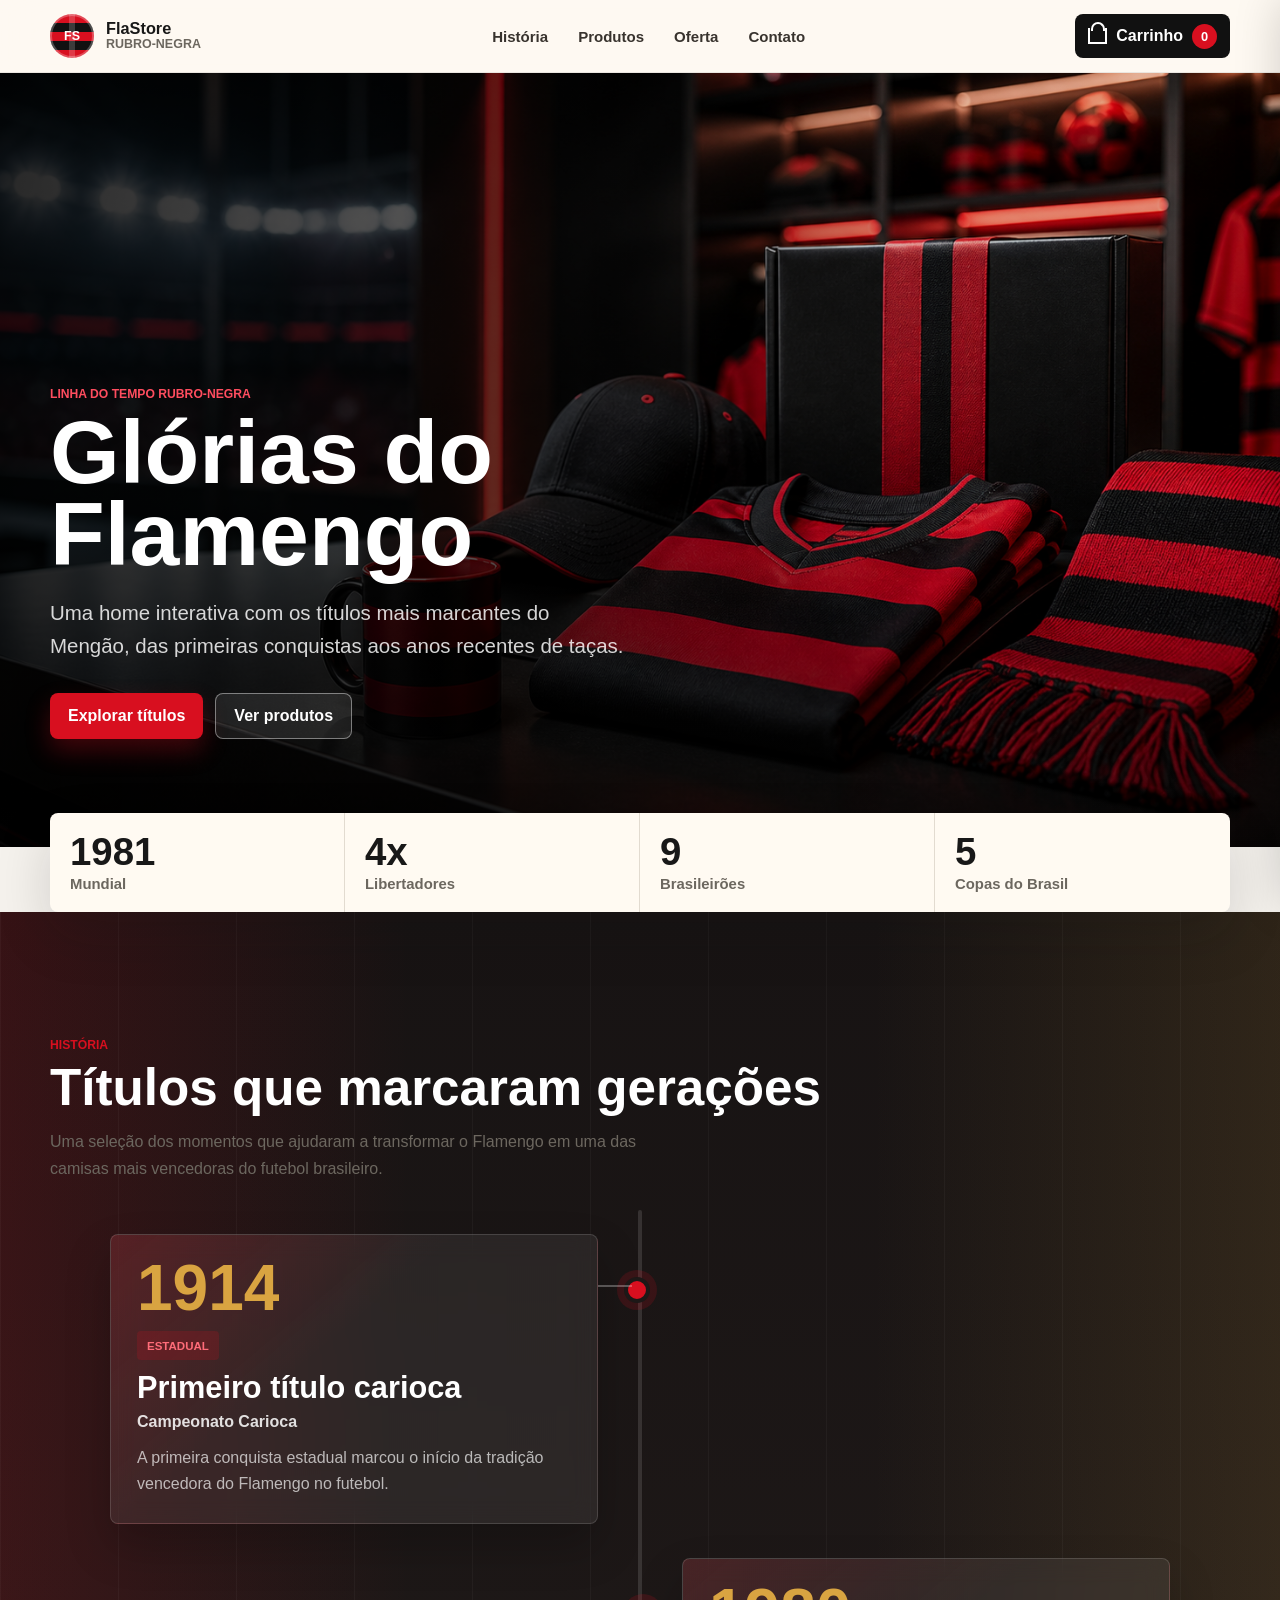
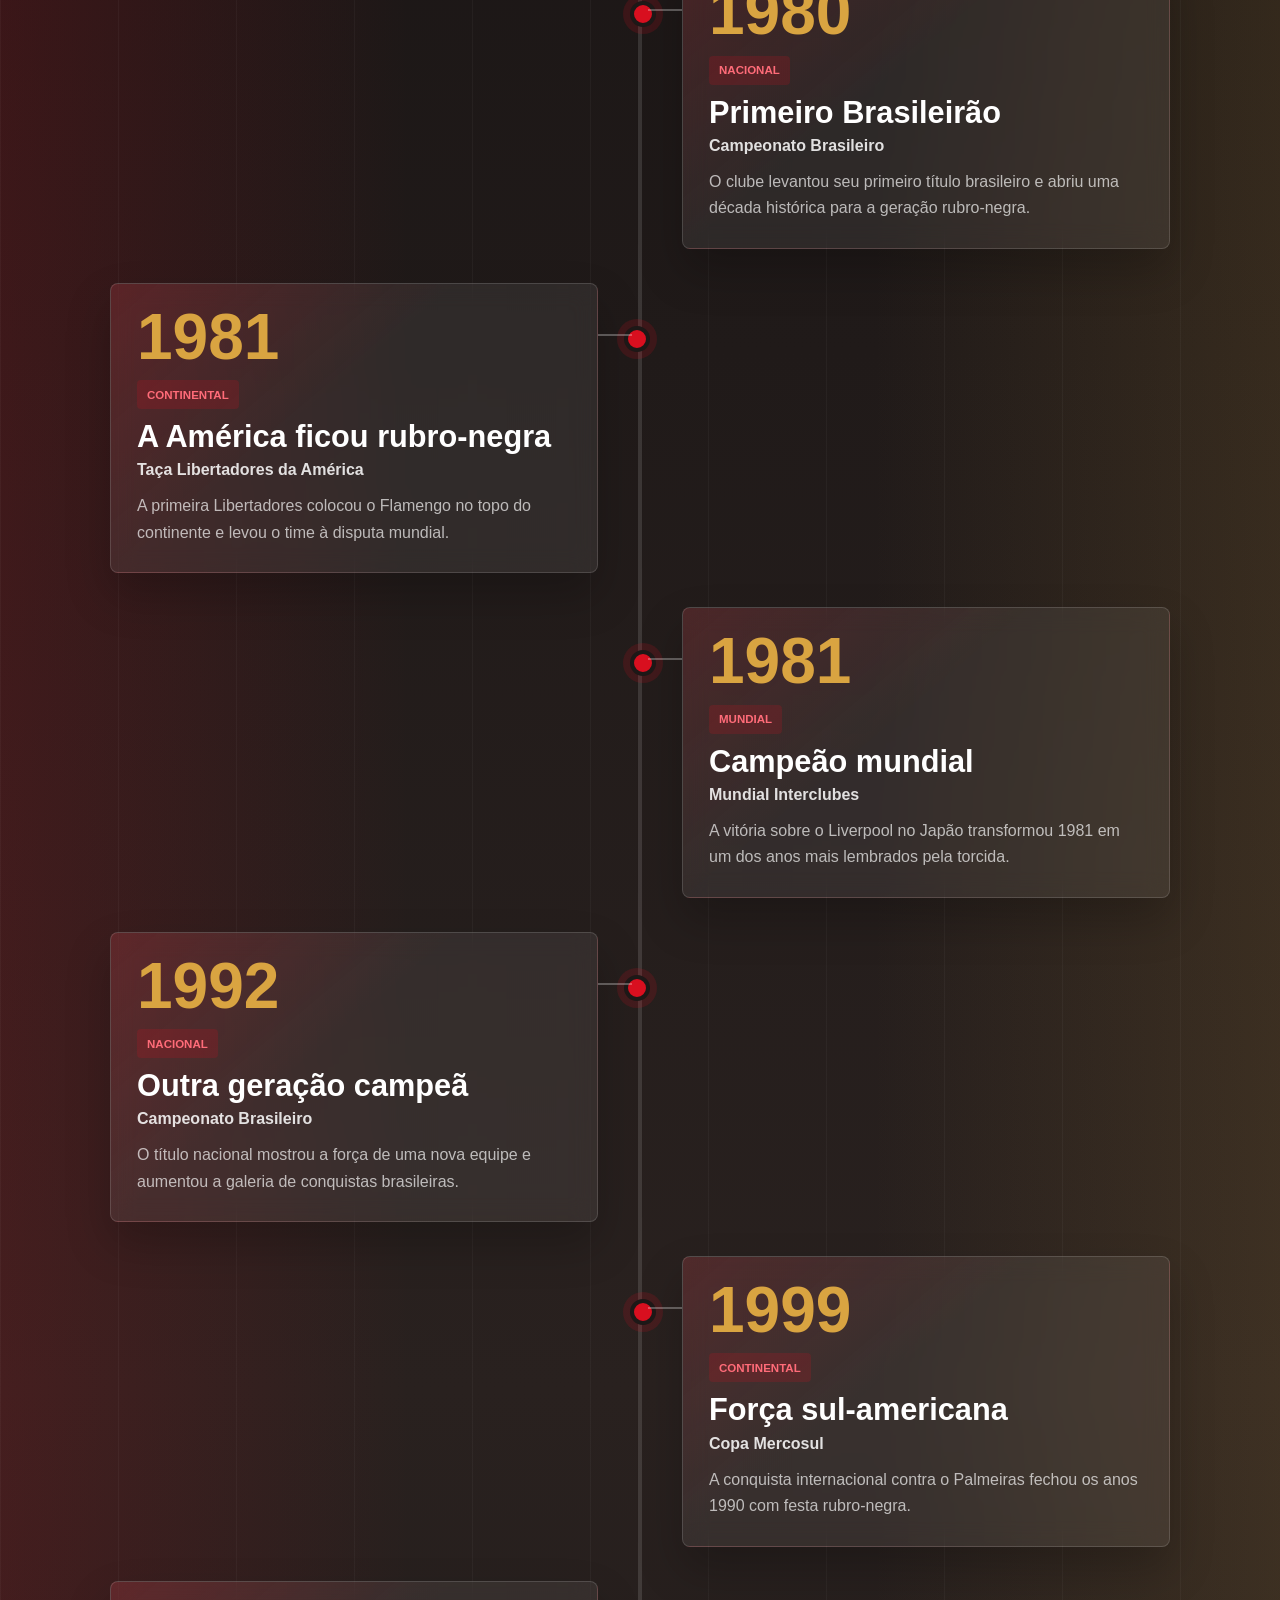
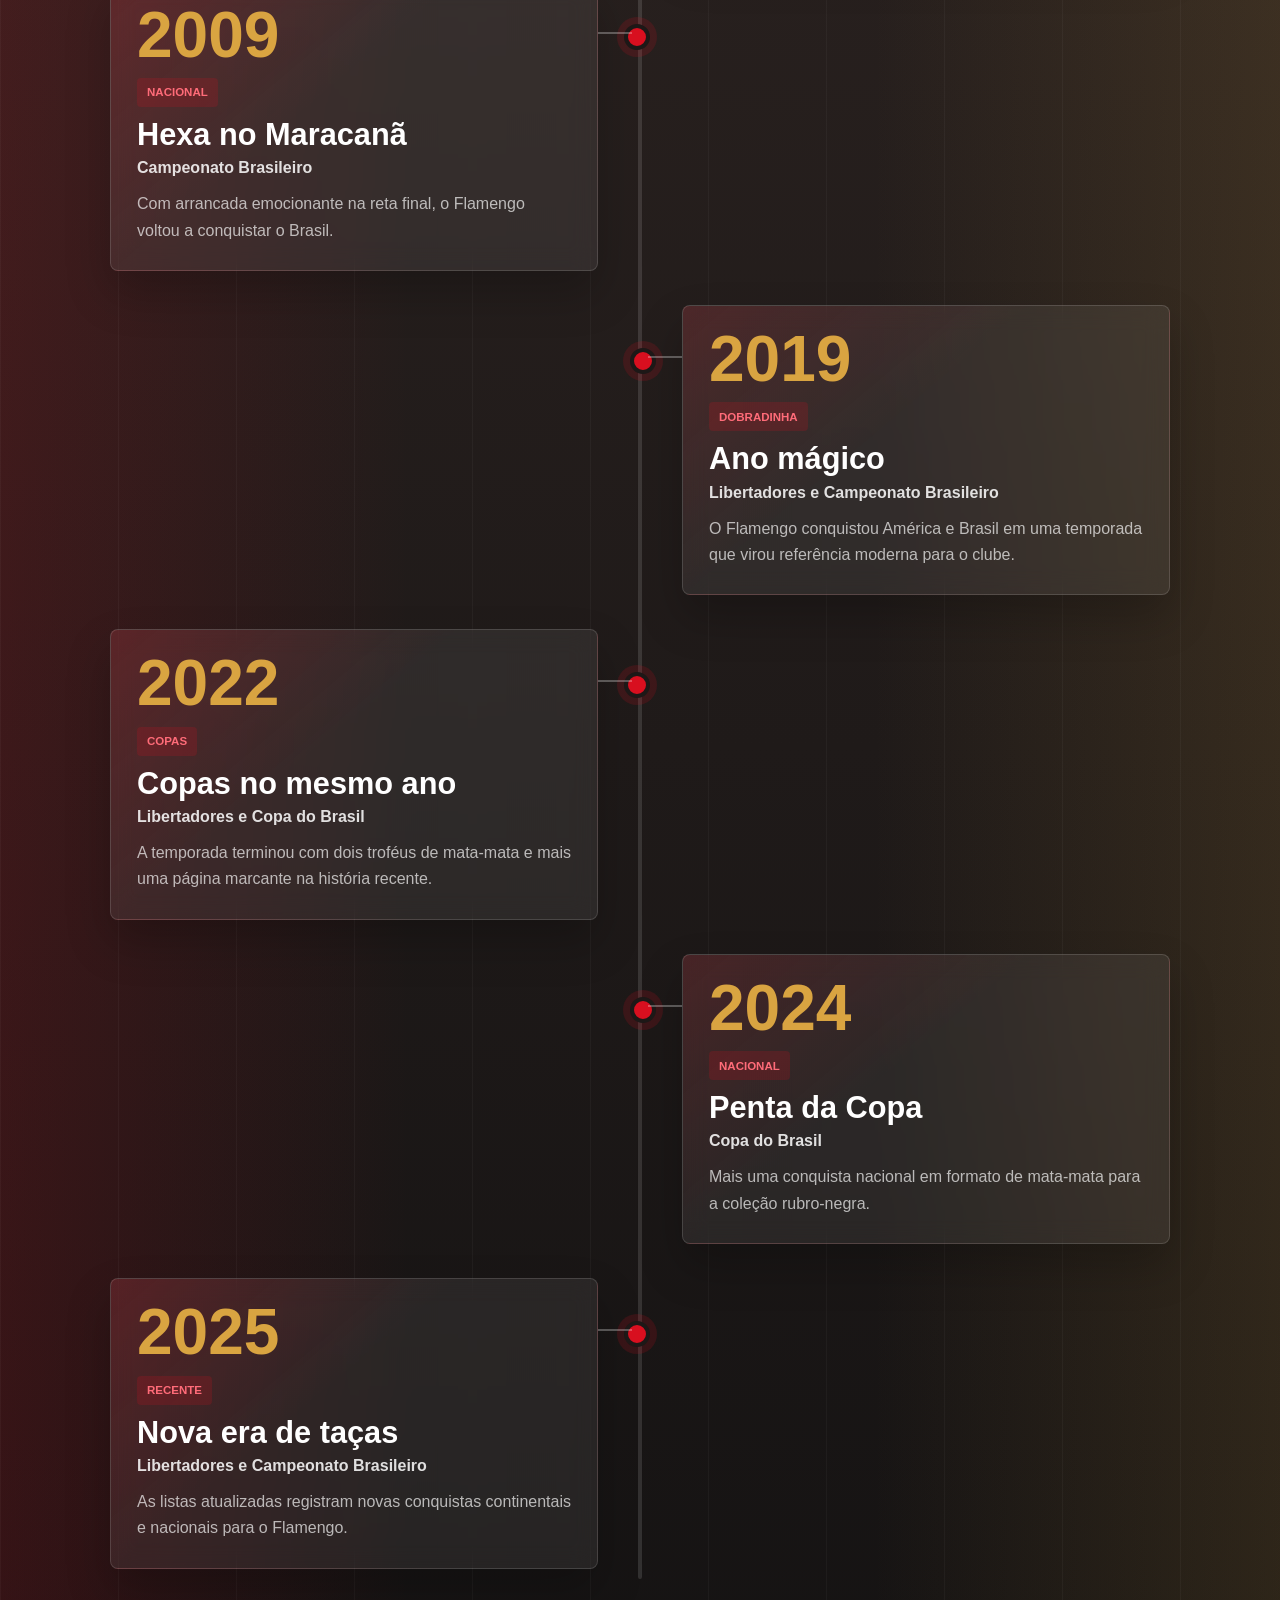
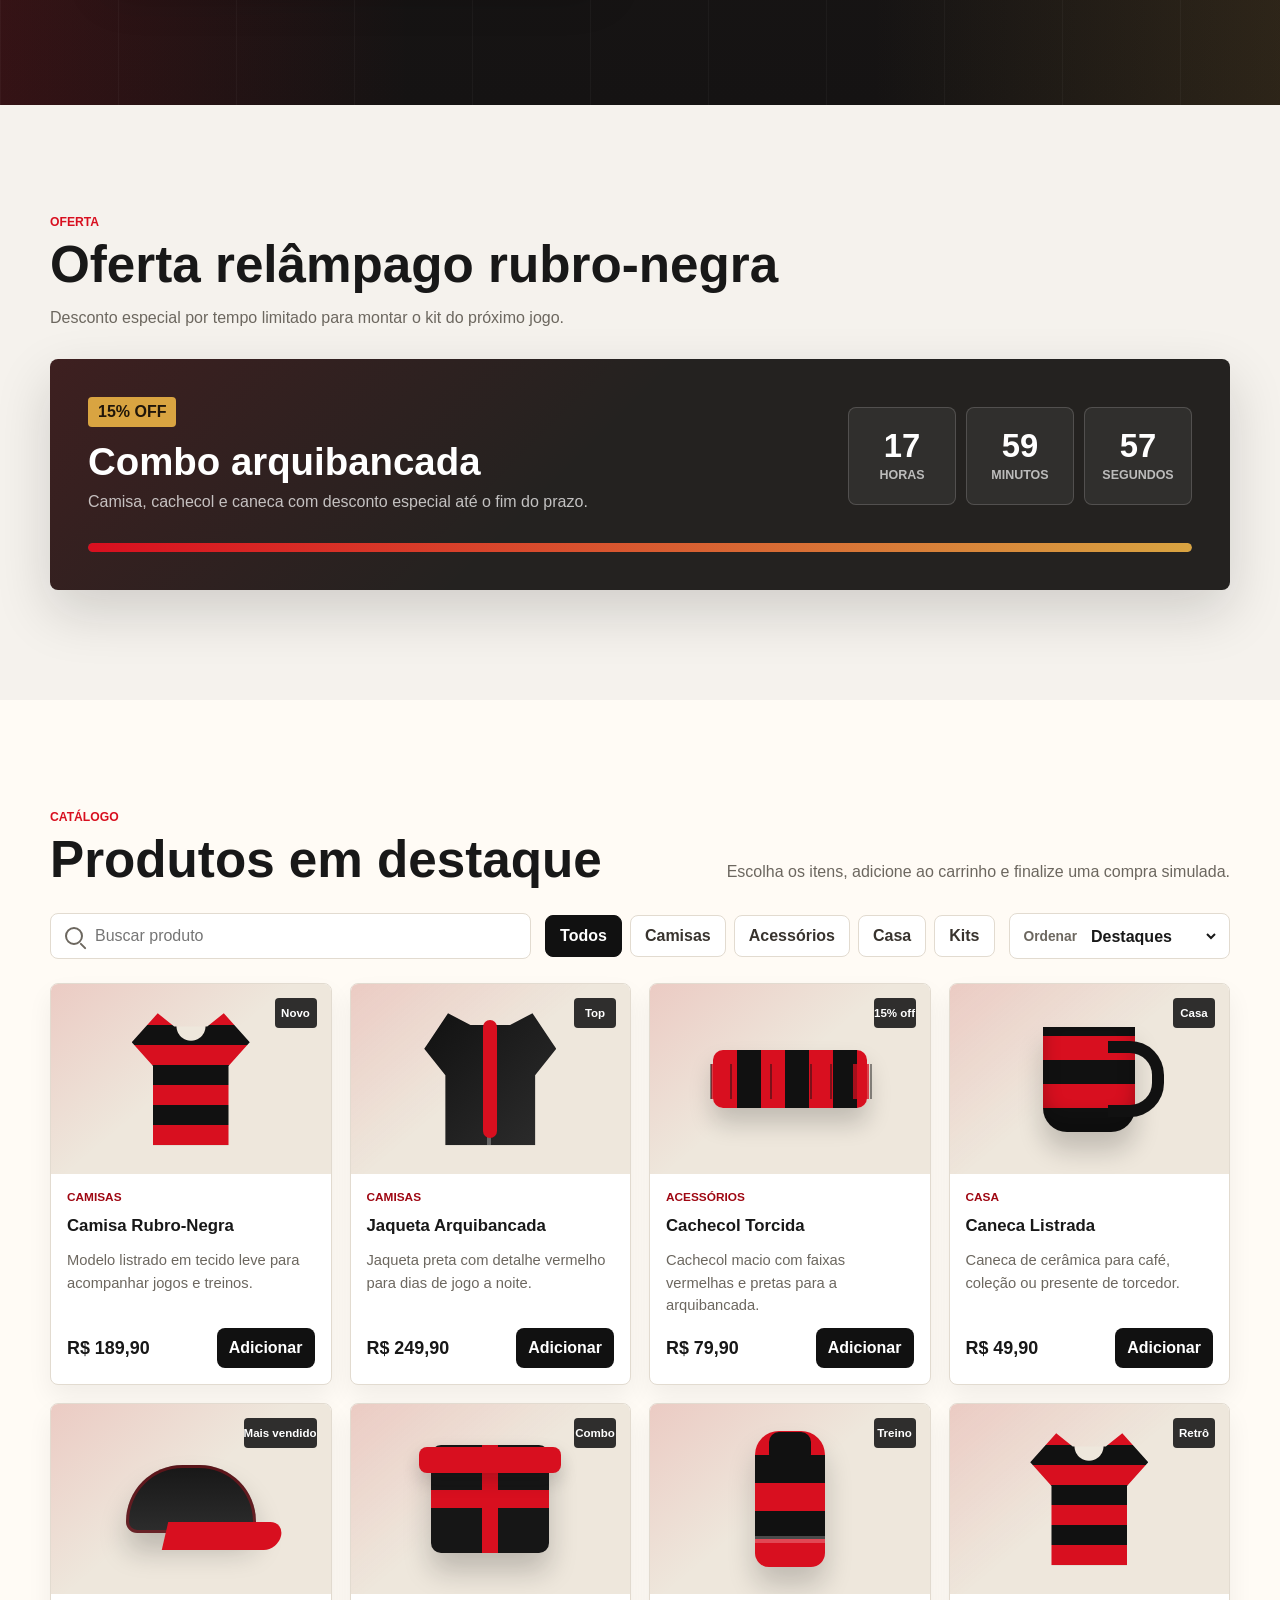
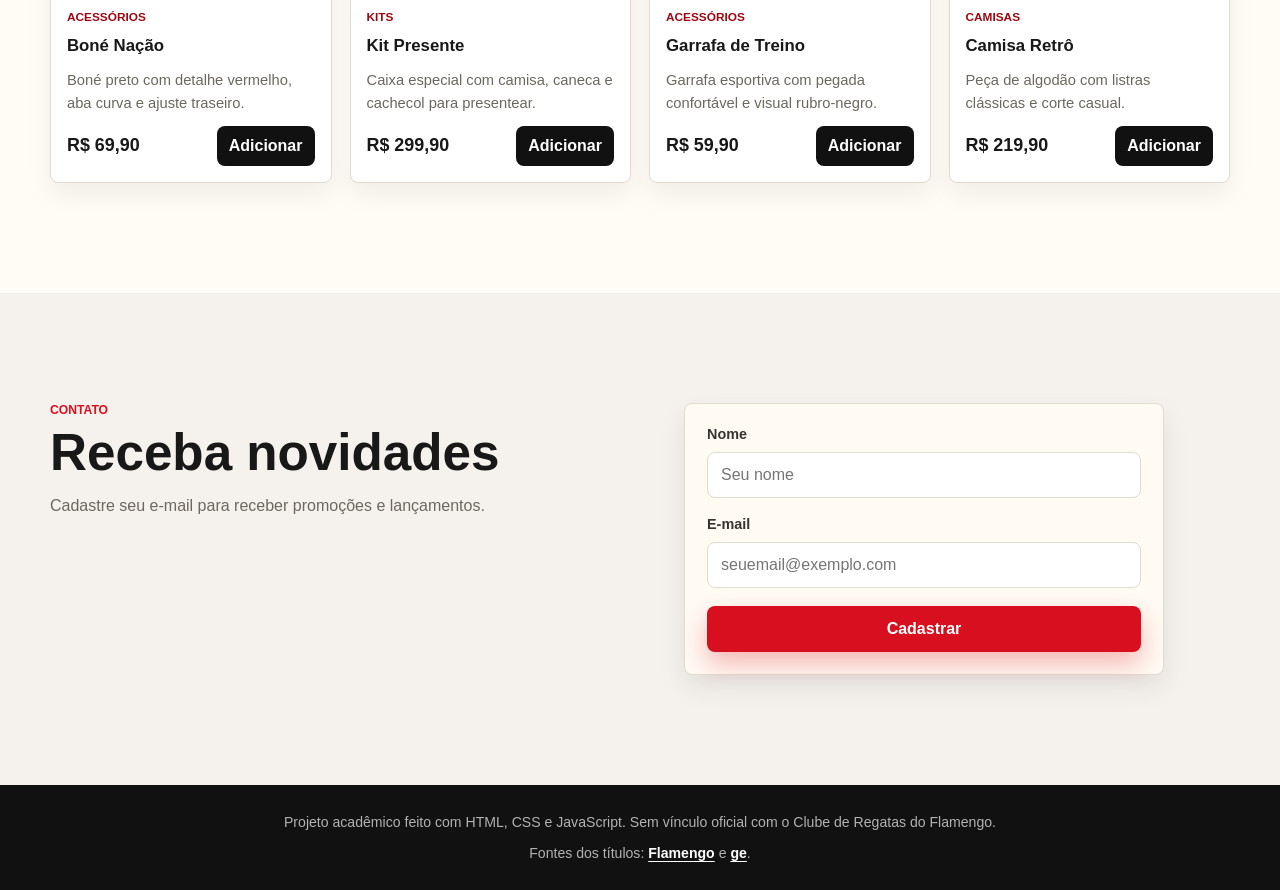
<file: index.html>
<!DOCTYPE html>
<html lang="pt-BR">
  <head>
    <meta charset="UTF-8" />
    <meta name="viewport" content="width=device-width, initial-scale=1.0" />
    <meta
      name="description"
      content="Projeto acadêmico com linha do tempo animada dos títulos do Flamengo e loja virtual rubro-negra usando HTML, CSS e JavaScript."
    />
    <title>Glórias Rubro-Negras | FlaStore</title>
    <link rel="stylesheet" href="styles.css" />
  </head>
  <body id="top">
    <a class="skip-link" href="#historia">Ir para a linha do tempo</a>

    <header class="site-header">
      <nav class="nav-shell" aria-label="Navegação principal">
        <a class="brand" href="#top" aria-label="Página inicial da FlaStore">
          <span class="brand-mark" aria-hidden="true">FS</span>
          <span>
            <strong>FlaStore</strong>
            <small>Rubro-Negra</small>
          </span>
        </a>

        <div class="nav-links">
          <a href="#historia">História</a>
          <a href="#catalogo">Produtos</a>
          <a href="#oferta">Oferta</a>
          <a href="#contato">Contato</a>
        </div>

        <button
          class="cart-button"
          id="openCart"
          type="button"
          aria-label="Abrir carrinho"
          aria-expanded="false"
        >
          <span class="cart-icon" aria-hidden="true"></span>
          <span>Carrinho</span>
          <strong id="cartCount">0</strong>
        </button>
      </nav>
    </header>

    <main>
      <section class="hero-section" aria-labelledby="heroTitle">
        <img
          class="hero-image"
          src="assets/hero-produtos-rubro-negros.png"
          alt="Produtos rubro-negros com camisa, boné, caneca, cachecol e caixa de presente"
        />
        <div class="hero-overlay"></div>
        <div class="hero-content">
          <p class="eyebrow">Linha do tempo rubro-negra</p>
          <h1 id="heroTitle">Glórias do Flamengo</h1>
          <p>
            Uma home interativa com os títulos mais marcantes do Mengão, das
            primeiras conquistas aos anos recentes de taças.
          </p>
          <div class="hero-actions">
            <a class="primary-action" href="#historia">Explorar títulos</a>
            <a class="secondary-action" href="#catalogo">Ver produtos</a>
          </div>
        </div>
      </section>

      <section class="metrics-band" aria-label="Destaques históricos">
        <div>
          <strong>1981</strong>
          <span>Mundial</span>
        </div>
        <div>
          <strong>4x</strong>
          <span>Libertadores</span>
        </div>
        <div>
          <strong>9</strong>
          <span>Brasileirões</span>
        </div>
        <div>
          <strong>5</strong>
          <span>Copas do Brasil</span>
        </div>
      </section>

      <section class="history-section" id="historia" aria-labelledby="historyTitle">
        <div class="section-heading history-heading scroll-reveal">
          <p class="eyebrow">História</p>
          <h2 id="historyTitle">Títulos que marcaram gerações</h2>
          <p>
            Uma seleção dos momentos que ajudaram a transformar o Flamengo em
            uma das camisas mais vencedoras do futebol brasileiro.
          </p>
        </div>

        <div class="title-timeline" id="titleTimeline" aria-label="Linha do tempo dos principais títulos">
          <div class="title-timeline-line" aria-hidden="true">
            <span id="titleTimelineProgress"></span>
          </div>

          <div class="title-timeline-list" id="titleTimelineList">
            <article class="title-card scroll-reveal">
              <span class="title-year">1914</span>
              <div class="title-card-content">
                <span class="title-badge">Estadual</span>
                <h3>Primeiro título carioca</h3>
                <strong>Campeonato Carioca</strong>
                <p>
                  A primeira conquista estadual marcou o início da tradição
                  vencedora do Flamengo no futebol.
                </p>
              </div>
            </article>

            <article class="title-card scroll-reveal">
              <span class="title-year">1980</span>
              <div class="title-card-content">
                <span class="title-badge">Nacional</span>
                <h3>Primeiro Brasileirão</h3>
                <strong>Campeonato Brasileiro</strong>
                <p>
                  O clube levantou seu primeiro título brasileiro e abriu uma
                  década histórica para a geração rubro-negra.
                </p>
              </div>
            </article>

            <article class="title-card scroll-reveal">
              <span class="title-year">1981</span>
              <div class="title-card-content">
                <span class="title-badge">Continental</span>
                <h3>A América ficou rubro-negra</h3>
                <strong>Taça Libertadores da América</strong>
                <p>
                  A primeira Libertadores colocou o Flamengo no topo do
                  continente e levou o time à disputa mundial.
                </p>
              </div>
            </article>

            <article class="title-card scroll-reveal">
              <span class="title-year">1981</span>
              <div class="title-card-content">
                <span class="title-badge">Mundial</span>
                <h3>Campeão mundial</h3>
                <strong>Mundial Interclubes</strong>
                <p>
                  A vitória sobre o Liverpool no Japão transformou 1981 em um
                  dos anos mais lembrados pela torcida.
                </p>
              </div>
            </article>

            <article class="title-card scroll-reveal">
              <span class="title-year">1992</span>
              <div class="title-card-content">
                <span class="title-badge">Nacional</span>
                <h3>Outra geração campeã</h3>
                <strong>Campeonato Brasileiro</strong>
                <p>
                  O título nacional mostrou a força de uma nova equipe e
                  aumentou a galeria de conquistas brasileiras.
                </p>
              </div>
            </article>

            <article class="title-card scroll-reveal">
              <span class="title-year">1999</span>
              <div class="title-card-content">
                <span class="title-badge">Continental</span>
                <h3>Força sul-americana</h3>
                <strong>Copa Mercosul</strong>
                <p>
                  A conquista internacional contra o Palmeiras fechou os anos
                  1990 com festa rubro-negra.
                </p>
              </div>
            </article>

            <article class="title-card scroll-reveal">
              <span class="title-year">2009</span>
              <div class="title-card-content">
                <span class="title-badge">Nacional</span>
                <h3>Hexa no Maracanã</h3>
                <strong>Campeonato Brasileiro</strong>
                <p>
                  Com arrancada emocionante na reta final, o Flamengo voltou a
                  conquistar o Brasil.
                </p>
              </div>
            </article>

            <article class="title-card scroll-reveal">
              <span class="title-year">2019</span>
              <div class="title-card-content">
                <span class="title-badge">Dobradinha</span>
                <h3>Ano mágico</h3>
                <strong>Libertadores e Campeonato Brasileiro</strong>
                <p>
                  O Flamengo conquistou América e Brasil em uma temporada que
                  virou referência moderna para o clube.
                </p>
              </div>
            </article>

            <article class="title-card scroll-reveal">
              <span class="title-year">2022</span>
              <div class="title-card-content">
                <span class="title-badge">Copas</span>
                <h3>Copas no mesmo ano</h3>
                <strong>Libertadores e Copa do Brasil</strong>
                <p>
                  A temporada terminou com dois troféus de mata-mata e mais uma
                  página marcante na história recente.
                </p>
              </div>
            </article>

            <article class="title-card scroll-reveal">
              <span class="title-year">2024</span>
              <div class="title-card-content">
                <span class="title-badge">Nacional</span>
                <h3>Penta da Copa</h3>
                <strong>Copa do Brasil</strong>
                <p>
                  Mais uma conquista nacional em formato de mata-mata para a
                  coleção rubro-negra.
                </p>
              </div>
            </article>

            <article class="title-card scroll-reveal">
              <span class="title-year">2025</span>
              <div class="title-card-content">
                <span class="title-badge">Recente</span>
                <h3>Nova era de taças</h3>
                <strong>Libertadores e Campeonato Brasileiro</strong>
                <p>
                  As listas atualizadas registram novas conquistas continentais
                  e nacionais para o Flamengo.
                </p>
              </div>
            </article>
          </div>
        </div>
      </section>

      <section class="offer-section" id="oferta" aria-labelledby="offerTitle">
        <div class="section-heading">
          <p class="eyebrow">Oferta</p>
          <h2 id="offerTitle">Oferta relâmpago rubro-negra</h2>
          <p>Desconto especial por tempo limitado para montar o kit do próximo jogo.</p>
        </div>

        <div class="countdown-panel" data-offer-countdown>
          <div class="deal-copy">
            <span class="deal-tag">15% OFF</span>
            <h3>Combo arquibancada</h3>
            <p>Camisa, cachecol e caneca com desconto especial até o fim do prazo.</p>
          </div>

          <div class="countdown" aria-label="Tempo restante da oferta">
            <div>
              <strong data-countdown-unit="hours">00</strong>
              <span>horas</span>
            </div>
            <div>
              <strong data-countdown-unit="minutes">00</strong>
              <span>minutos</span>
            </div>
            <div>
              <strong data-countdown-unit="seconds">00</strong>
              <span>segundos</span>
            </div>
          </div>

          <div class="countdown-track" aria-hidden="true">
            <span data-countdown-bar></span>
          </div>
        </div>
      </section>

      <section class="catalog-section" id="catalogo" aria-labelledby="catalogTitle">
        <div class="section-heading catalog-heading">
          <div>
            <p class="eyebrow">Catálogo</p>
            <h2 id="catalogTitle">Produtos em destaque</h2>
          </div>
          <p>Escolha os itens, adicione ao carrinho e finalize uma compra simulada.</p>
        </div>

        <div class="shop-toolbar" aria-label="Filtros do catálogo">
          <label class="search-box" for="productSearch">
            <span aria-hidden="true"></span>
            <input
              id="productSearch"
              type="search"
              placeholder="Buscar produto"
              autocomplete="off"
            />
          </label>

          <div class="filter-tabs" id="categoryFilters" role="list" aria-label="Categorias"></div>

          <label class="sort-box" for="sortProducts">
            <span>Ordenar</span>
            <select id="sortProducts">
              <option value="featured">Destaques</option>
              <option value="price-asc">Menor preço</option>
              <option value="price-desc">Maior preço</option>
              <option value="name">Nome</option>
            </select>
          </label>
        </div>

        <div class="product-grid" id="productGrid" aria-live="polite">
          <article
            class="product-card"
            data-id="camisa-torcida"
            data-category="Camisas"
            data-name="Camisa Rubro-Negra"
            data-description="Modelo listrado em tecido leve para acompanhar jogos e treinos."
            data-price="189.90"
            data-featured="1"
          >
            <div class="product-visual visual-jersey" role="img" aria-label="Camisa Rubro-Negra">
              <span class="visual-badge">Novo</span>
            </div>
            <div class="product-body">
              <span class="product-kicker">Camisas</span>
              <h3>Camisa Rubro-Negra</h3>
              <p>Modelo listrado em tecido leve para acompanhar jogos e treinos.</p>
              <div class="product-footer">
                <span class="price">R$ 189,90</span>
                <button class="add-button" type="button" data-add="camisa-torcida">
                  Adicionar
                </button>
              </div>
            </div>
          </article>

          <article
            class="product-card"
            data-id="jaqueta-arquibancada"
            data-category="Camisas"
            data-name="Jaqueta Arquibancada"
            data-description="Jaqueta preta com detalhe vermelho para dias de jogo a noite."
            data-price="249.90"
            data-featured="2"
          >
            <div class="product-visual visual-jacket" role="img" aria-label="Jaqueta Arquibancada">
              <span class="visual-badge">Top</span>
            </div>
            <div class="product-body">
              <span class="product-kicker">Camisas</span>
              <h3>Jaqueta Arquibancada</h3>
              <p>Jaqueta preta com detalhe vermelho para dias de jogo a noite.</p>
              <div class="product-footer">
                <span class="price">R$ 249,90</span>
                <button class="add-button" type="button" data-add="jaqueta-arquibancada">
                  Adicionar
                </button>
              </div>
            </div>
          </article>

          <article
            class="product-card"
            data-id="cachecol-torcida"
            data-category="Acessórios"
            data-name="Cachecol Torcida"
            data-description="Cachecol macio com faixas vermelhas e pretas para a arquibancada."
            data-price="79.90"
            data-featured="3"
          >
            <div class="product-visual visual-scarf" role="img" aria-label="Cachecol Torcida">
              <span class="visual-badge">15% off</span>
            </div>
            <div class="product-body">
              <span class="product-kicker">Acessórios</span>
              <h3>Cachecol Torcida</h3>
              <p>Cachecol macio com faixas vermelhas e pretas para a arquibancada.</p>
              <div class="product-footer">
                <span class="price">R$ 79,90</span>
                <button class="add-button" type="button" data-add="cachecol-torcida">
                  Adicionar
                </button>
              </div>
            </div>
          </article>

          <article
            class="product-card"
            data-id="caneca-manto"
            data-category="Casa"
            data-name="Caneca Listrada"
            data-description="Caneca de cerâmica para café, coleção ou presente de torcedor."
            data-price="49.90"
            data-featured="4"
          >
            <div class="product-visual visual-mug" role="img" aria-label="Caneca Listrada">
              <span class="visual-badge">Casa</span>
            </div>
            <div class="product-body">
              <span class="product-kicker">Casa</span>
              <h3>Caneca Listrada</h3>
              <p>Caneca de cerâmica para café, coleção ou presente de torcedor.</p>
              <div class="product-footer">
                <span class="price">R$ 49,90</span>
                <button class="add-button" type="button" data-add="caneca-manto">
                  Adicionar
                </button>
              </div>
            </div>
          </article>

          <article
            class="product-card"
            data-id="bone-nacao"
            data-category="Acessórios"
            data-name="Boné Nação"
            data-description="Boné preto com detalhe vermelho, aba curva e ajuste traseiro."
            data-price="69.90"
            data-featured="5"
          >
            <div class="product-visual visual-cap" role="img" aria-label="Boné Nação">
              <span class="visual-badge">Mais vendido</span>
            </div>
            <div class="product-body">
              <span class="product-kicker">Acessórios</span>
              <h3>Boné Nação</h3>
              <p>Boné preto com detalhe vermelho, aba curva e ajuste traseiro.</p>
              <div class="product-footer">
                <span class="price">R$ 69,90</span>
                <button class="add-button" type="button" data-add="bone-nacao">
                  Adicionar
                </button>
              </div>
            </div>
          </article>

          <article
            class="product-card"
            data-id="kit-presente"
            data-category="Kits"
            data-name="Kit Presente"
            data-description="Caixa especial com camisa, caneca e cachecol para presentear."
            data-price="299.90"
            data-featured="6"
          >
            <div class="product-visual visual-gift" role="img" aria-label="Kit Presente">
              <span class="visual-badge">Combo</span>
            </div>
            <div class="product-body">
              <span class="product-kicker">Kits</span>
              <h3>Kit Presente</h3>
              <p>Caixa especial com camisa, caneca e cachecol para presentear.</p>
              <div class="product-footer">
                <span class="price">R$ 299,90</span>
                <button class="add-button" type="button" data-add="kit-presente">
                  Adicionar
                </button>
              </div>
            </div>
          </article>

          <article
            class="product-card"
            data-id="garrafa-treino"
            data-category="Acessórios"
            data-name="Garrafa de Treino"
            data-description="Garrafa esportiva com pegada confortável e visual rubro-negro."
            data-price="59.90"
            data-featured="7"
          >
            <div class="product-visual visual-bottle" role="img" aria-label="Garrafa de Treino">
              <span class="visual-badge">Treino</span>
            </div>
            <div class="product-body">
              <span class="product-kicker">Acessórios</span>
              <h3>Garrafa de Treino</h3>
              <p>Garrafa esportiva com pegada confortável e visual rubro-negro.</p>
              <div class="product-footer">
                <span class="price">R$ 59,90</span>
                <button class="add-button" type="button" data-add="garrafa-treino">
                  Adicionar
                </button>
              </div>
            </div>
          </article>

          <article
            class="product-card"
            data-id="camisa-retro"
            data-category="Camisas"
            data-name="Camisa Retrô"
            data-description="Peça de algodão com listras clássicas e corte casual."
            data-price="219.90"
            data-featured="8"
          >
            <div class="product-visual visual-shirt" role="img" aria-label="Camisa Retrô">
              <span class="visual-badge">Retrô</span>
            </div>
            <div class="product-body">
              <span class="product-kicker">Camisas</span>
              <h3>Camisa Retrô</h3>
              <p>Peça de algodão com listras clássicas e corte casual.</p>
              <div class="product-footer">
                <span class="price">R$ 219,90</span>
                <button class="add-button" type="button" data-add="camisa-retro">
                  Adicionar
                </button>
              </div>
            </div>
          </article>
        </div>
        <p class="empty-state" id="emptyState" hidden>Nenhum produto encontrado.</p>
      </section>

      <section class="contact-section" id="contato" aria-labelledby="contactTitle">
        <div class="section-heading">
          <p class="eyebrow">Contato</p>
          <h2 id="contactTitle">Receba novidades</h2>
          <p>Cadastre seu e-mail para receber promoções e lançamentos.</p>
        </div>

        <form class="newsletter-form" id="newsletterForm">
          <label for="newsletterName">Nome</label>
          <input id="newsletterName" name="name" type="text" placeholder="Seu nome" required />

          <label for="newsletterEmail">E-mail</label>
          <input
            id="newsletterEmail"
            name="email"
            type="email"
            placeholder="seuemail@exemplo.com"
            required
          />

          <button class="primary-action" type="submit">Cadastrar</button>
        </form>
      </section>
    </main>

    <aside class="cart-drawer" id="cartDrawer" aria-labelledby="cartTitle" aria-hidden="true">
      <div class="cart-backdrop" id="cartBackdrop"></div>
      <div class="cart-panel" role="dialog" aria-modal="true">
        <header>
          <div>
            <p class="eyebrow">Compra simulada</p>
            <h2 id="cartTitle">Carrinho</h2>
          </div>
          <button class="icon-button" id="closeCart" type="button" aria-label="Fechar carrinho">
            &times;
          </button>
        </header>

        <div class="cart-items" id="cartItems"></div>

        <footer class="cart-summary">
          <div>
            <span>Subtotal</span>
            <strong id="cartSubtotal">R$ 0,00</strong>
          </div>
          <div>
            <span>Frete</span>
            <strong id="cartShipping">R$ 0,00</strong>
          </div>
          <div class="cart-total">
            <span>Total</span>
            <strong id="cartTotal">R$ 0,00</strong>
          </div>
          <button class="primary-action" id="checkoutButton" type="button">Finalizar pedido</button>
        </footer>
      </div>
    </aside>

    <div class="toast" id="toast" role="status" aria-live="polite"></div>

    <footer class="site-footer">
      <p>
        Projeto acadêmico feito com HTML, CSS e JavaScript. Sem vínculo oficial
        com o Clube de Regatas do Flamengo.
      </p>
      <p class="source-note">
        Fontes dos títulos:
        <a href="https://www.flamengo.com.br/clube/titulos">Flamengo</a> e
        <a href="https://ge.globo.com/futebol/times/flamengo/noticia/2025/12/03/com-brasileirao-flamengo-se-torna-o-atual-campeao-de-cinco-torneios-ao-mesmo-tempo-entenda.ghtml">ge</a>.
      </p>
    </footer>

    <script src="script.js"></script>
  </body>
</html>
</file>
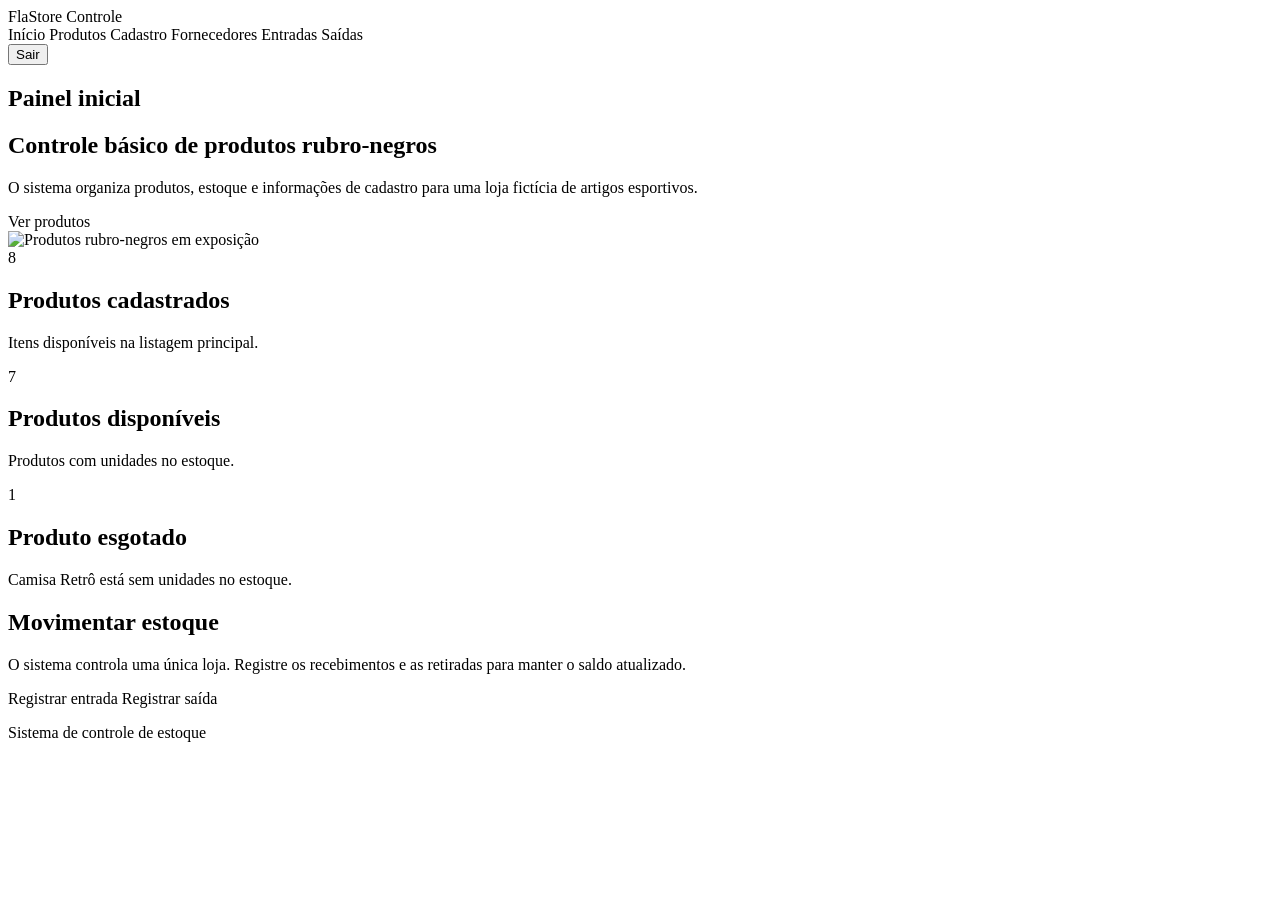
<file: src/main/resources/templates/index.html>
<!DOCTYPE html>
<html lang="pt-BR" xmlns:th="http://www.thymeleaf.org">
  <head>
    <meta charset="UTF-8" />
    <meta name="viewport" content="width=device-width, initial-scale=1.0" />
    <title>Painel inicial | FlaStore Controle</title>
    <link rel="stylesheet" th:href="@{/css/style.css}" />
  </head>
  <body>
    <header class="topo">
      <div class="container barra-topo">
        <a class="marca" th:href="@{/}">FlaStore Controle</a>
        <nav class="menu" aria-label="Menu principal">
          <a th:href="@{/}">Início</a>
          <a th:href="@{/produtos}">Produtos</a>
          <a th:href="@{/produtos/novo}">Cadastro</a>
          <a th:href="@{/fornecedores}">Fornecedores</a>
          <a th:href="@{/entradas}">Entradas</a>
          <a th:href="@{/saidas}">Saídas</a>
          <form th:action="@{/sair}" method="post"><button type="submit">Sair</button></form>
        </nav>
      </div>
    </header>

    <main class="container">
      <section class="titulo-pagina">
        <h1>Painel inicial</h1>
        <span></span>
      </section>

      <section class="destaque">
        <div>
          <h2>Controle básico de produtos rubro-negros</h2>
          <p>
            O sistema organiza produtos, estoque e informações de cadastro para
            uma loja fictícia de artigos esportivos.
          </p>
          <a class="botao" th:href="@{/produtos}">Ver produtos</a>
        </div>
        <img
          th:src="@{/img/produtos-rubro-negros.png}"
          alt="Produtos rubro-negros em exposição"
        />
      </section>

      <section class="grade-resumo" aria-label="Resumo do estoque">
        <article class="cartao">
          <span class="numero" id="totalProdutos" th:text="${totalProdutos}">8</span>
          <h2>Produtos cadastrados</h2>
          <p>Itens disponíveis na listagem principal.</p>
        </article>

        <article class="cartao">
          <span class="numero" id="totalDisponiveis" th:text="${totalDisponiveis}">7</span>
          <h2>Produtos disponíveis</h2>
          <p>Produtos com unidades no estoque.</p>
        </article>

        <article class="cartao">
          <span class="numero" id="totalEsgotados" th:text="${totalEsgotados}">1</span>
          <h2 id="tituloEsgotados" th:text="${totalEsgotados == 1 ? 'Produto esgotado' : 'Produtos esgotados'}">Produto esgotado</h2>
          <p id="listaEsgotados" th:text="${listaEsgotados}">Camisa Retrô está sem unidades no estoque.</p>
        </article>
      </section>

      <section class="bloco"><h2>Movimentar estoque</h2><p>O sistema controla uma única loja. Registre os recebimentos e as retiradas para manter o saldo atualizado.</p><a class="botao" th:href="@{/entradas}">Registrar entrada</a> <a class="botao" th:href="@{/saidas}">Registrar saída</a></section>
    </main>

    <footer class="rodape">
      <p>Sistema de controle de estoque</p>
    </footer>

    <script th:src="@{/js/script.js}"></script>
  </body>
</html>
</file>
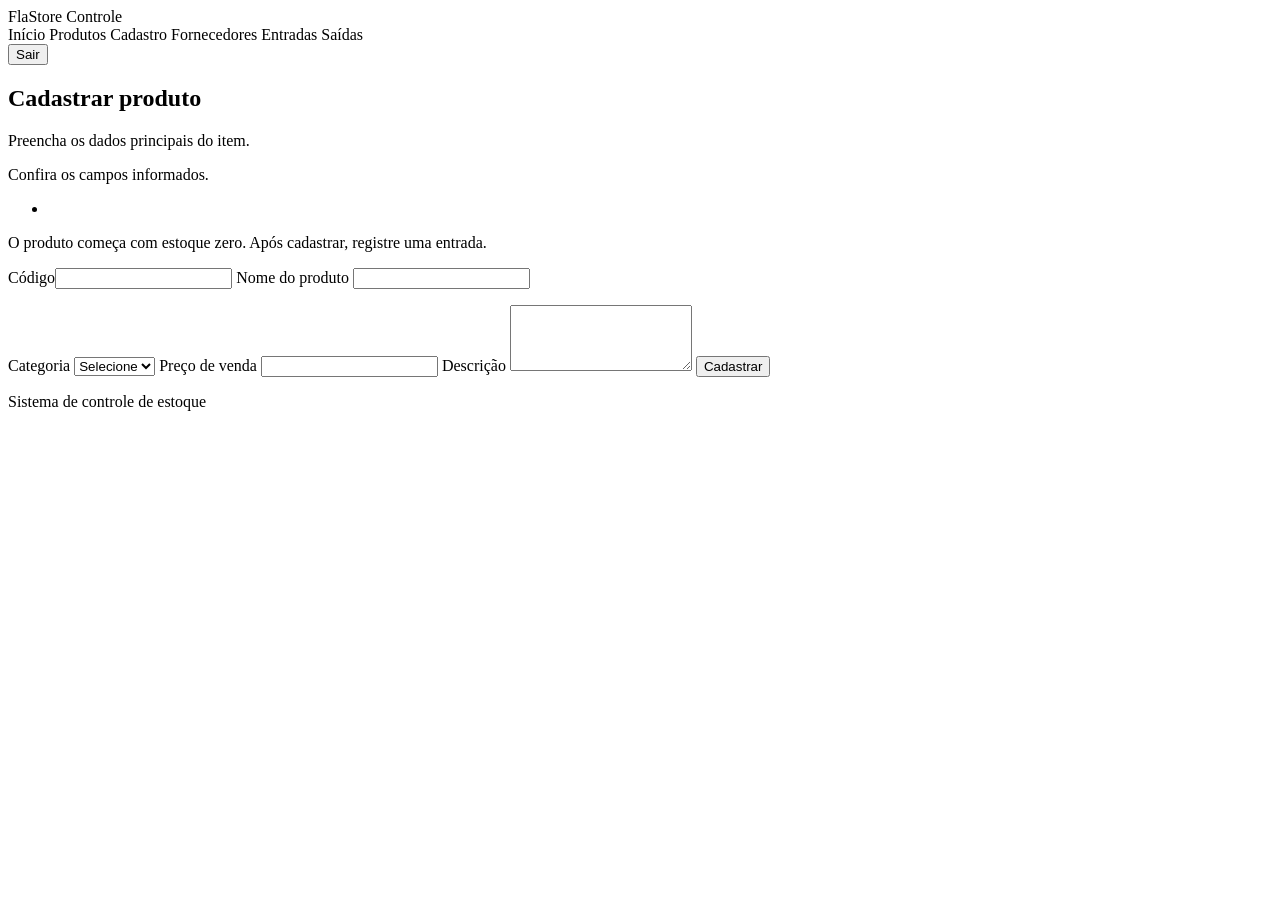
<file: src/main/resources/templates/cadastro.html>
<!DOCTYPE html>
<html lang="pt-BR" xmlns:th="http://www.thymeleaf.org">
  <head>
    <meta charset="UTF-8" />
    <meta name="viewport" content="width=device-width, initial-scale=1.0" />
    <title>Cadastro | FlaStore Controle</title>
    <link rel="stylesheet" th:href="@{/css/style.css}" />
  </head>
  <body>
    <header class="topo">
      <div class="container barra-topo">
        <a class="marca" th:href="@{/}">FlaStore Controle</a>
        <nav class="menu" aria-label="Menu principal">
          <a th:href="@{/}">Início</a>
          <a th:href="@{/produtos}">Produtos</a>
          <a th:href="@{/produtos/novo}">Cadastro</a>
          <a th:href="@{/fornecedores}">Fornecedores</a>
          <a th:href="@{/entradas}">Entradas</a>
          <a th:href="@{/saidas}">Saídas</a>
          <form th:action="@{/sair}" method="post"><button type="submit">Sair</button></form>
        </nav>
      </div>
    </header>

    <main class="container">
      <section class="titulo-pagina">
        <h1>Cadastrar produto</h1>
        <span>Preencha os dados principais do item.</span>
      </section>

      <section class="bloco">
        <form id="produtoForm" method="post" th:object="${produto}" th:action="@{/produtos}" class="formulario">
<div class="mensagem erro visivel" th:if="${#fields.hasErrors('*')}" role="alert"><p>Confira os campos informados.</p><ul><li th:each="erro : ${#fields.errors('*')}" th:text="${erro}"></li></ul></div>
          <p>O produto começa com estoque zero. Após cadastrar, registre uma entrada.</p>
          <label for="codigo">Código</label><input id="codigo" th:field="*{codigo}" maxlength="20" required />
          <label for="nomeProduto">Nome do produto</label>
          <input id="nomeProduto" th:field="*{nome}" th:errorclass="campo-erro" maxlength="120" name="nomeProduto" type="text" required />
          <p class="erro-campo" th:if="${#fields.hasErrors('nome')}" th:errors="*{nome}"></p>

          <label for="categoriaProduto">Categoria</label>
          <select id="categoriaProduto" th:field="*{categoria.id}" name="categoriaProduto" required>
            <option value="">Selecione</option>
            <option th:each="categoria : ${categorias}" th:value="${categoria.id}" th:text="${categoria.nome}"></option>
          </select>

          <label for="precoProduto">Preço de venda</label>
          <input id="precoProduto" th:field="*{preco}" name="precoProduto" type="number" min="1" step="0.01" required />

          <label for="descricaoProduto">Descrição</label>
          <textarea id="descricaoProduto" th:field="*{descricao}" maxlength="2000" name="descricaoProduto" rows="4" required></textarea>

          <button class="botao" type="submit">Cadastrar</button>
        </form>

        <p id="mensagemCadastro" class="mensagem" role="status"></p>
      </section>
    </main>

    <footer class="rodape">
      <p>Sistema de controle de estoque</p>
    </footer>

    <script th:src="@{/js/script.js}"></script>
  </body>
</html>
</file>
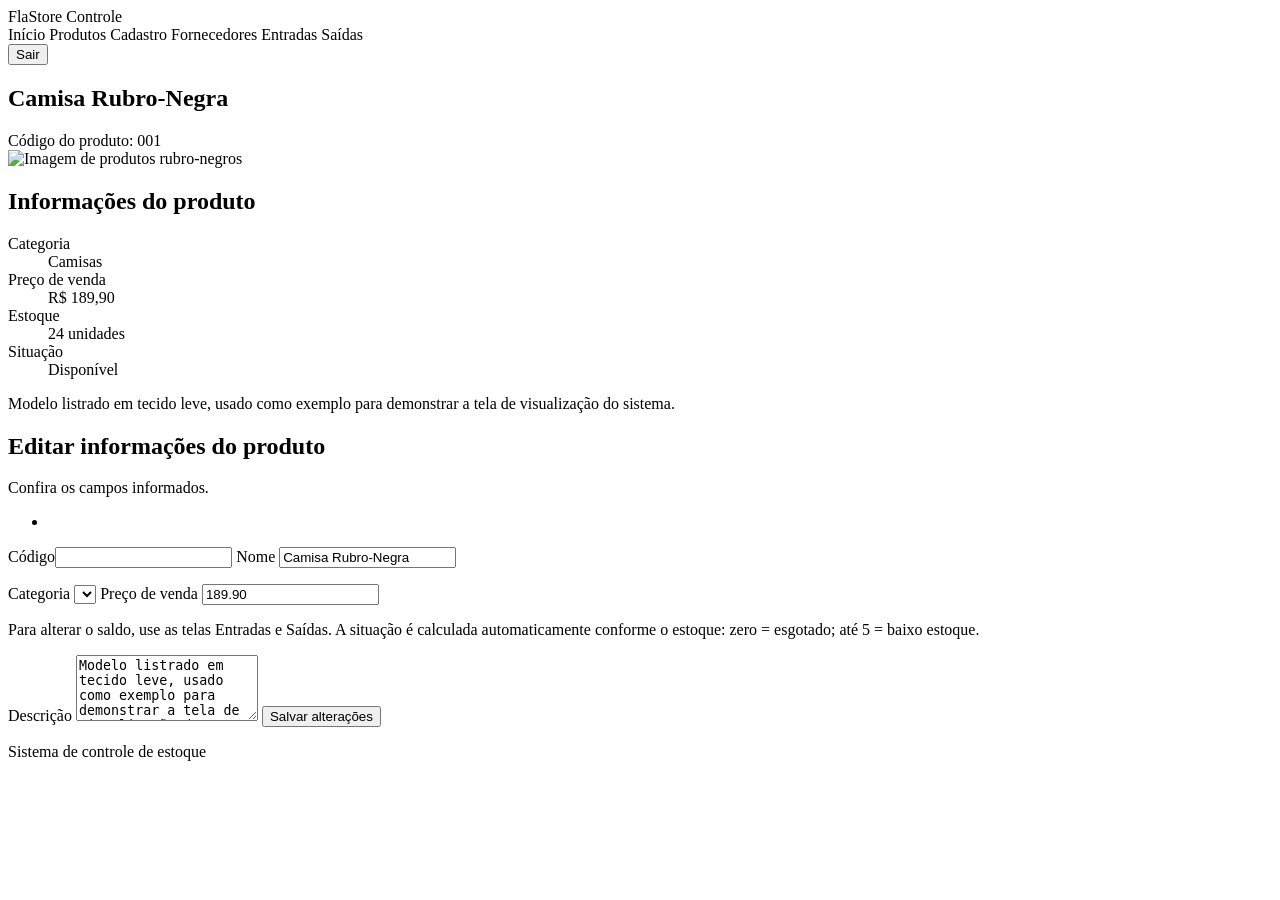
<file: src/main/resources/templates/detalhes.html>
<!DOCTYPE html>
<html lang="pt-BR" xmlns:th="http://www.thymeleaf.org">
  <head>
    <meta charset="UTF-8" />
    <meta name="viewport" content="width=device-width, initial-scale=1.0" />
    <title>Detalhes | FlaStore Controle</title>
    <link rel="stylesheet" th:href="@{/css/style.css}" />
  </head>
  <body>
    <header class="topo">
      <div class="container barra-topo">
        <a class="marca" th:href="@{/}">FlaStore Controle</a>
        <nav class="menu" aria-label="Menu principal">
          <a th:href="@{/}">Início</a>
          <a th:href="@{/produtos}">Produtos</a>
          <a th:href="@{/produtos/novo}">Cadastro</a>
          <a th:href="@{/fornecedores}">Fornecedores</a>
          <a th:href="@{/entradas}">Entradas</a>
          <a th:href="@{/saidas}">Saídas</a>
          <form th:action="@{/sair}" method="post"><button type="submit">Sair</button></form>
        </nav>
      </div>
    </header>

    <main class="container">
      <section class="titulo-pagina">
        <h1 id="tituloProduto" th:text="${produto.nome}">Camisa Rubro-Negra</h1>
        <span id="codigoProdutoTexto" th:text="|Código do produto: ${produto.codigo}|">Código do produto: 001</span>
      </section>

      <section class="detalhe-produto">
        <img
          th:src="@{/img/produtos-rubro-negros.png}"
          alt="Imagem de produtos rubro-negros"
        />

        <div class="bloco">
          <h2>Informações do produto</h2>
          <dl class="lista-detalhes">
            <div>
              <dt>Categoria</dt>
              <dd id="categoriaDetalhe" th:text="${produto.categoria != null ? produto.categoria.nome : 'Selecione uma categoria'}">Camisas</dd>
            </div>
            <div>
              <dt>Preço de venda</dt>
              <dd id="precoDetalhe" th:text="${produto.precoFormatado}">R$ 189,90</dd>
            </div>
            <div>
              <dt>Estoque</dt>
              <dd id="estoqueDetalhe" th:text="|${produto.estoque} unidade(s)|">24 unidades</dd>
            </div>
            <div>
              <dt>Situação</dt>
              <dd id="situacaoDetalhe" th:text="${produto.situacao}">Disponível</dd>
            </div>
          </dl>

          <p id="descricaoDetalhe" th:text="${produto.descricao}">
            Modelo listrado em tecido leve, usado como exemplo para demonstrar
            a tela de visualização do sistema.
          </p>
        </div>
      </section>

      <section class="bloco">
        <h2>Editar informações do produto</h2>
        <form id="editarProdutoForm" method="post" th:object="${produto}" th:action="@{/produtos/{id}/editar(id=${produto.id})}" class="formulario edicao-produto">
<div class="mensagem erro visivel" th:if="${#fields.hasErrors('*')}" role="alert"><p>Confira os campos informados.</p><ul><li th:each="erro : ${#fields.errors('*')}" th:text="${erro}"></li></ul></div>
          <label for="codigo">Código</label><input id="codigo" th:field="*{codigo}" maxlength="20" required />
          <label for="editarNome">Nome</label>
          <input id="editarNome" th:field="*{nome}" th:errorclass="campo-erro" maxlength="120" type="text" value="Camisa Rubro-Negra" required />
          <p class="erro-campo" th:if="${#fields.hasErrors('nome')}" th:errors="*{nome}"></p>

          <label for="editarCategoria">Categoria</label>
          <select id="editarCategoria" th:field="*{categoria.id}" required>
            <option th:each="categoria : ${categorias}" th:value="${categoria.id}" th:text="${categoria.nome}"></option>
          </select>

          <label for="editarPreco">Preço de venda</label>
          <input id="editarPreco" th:field="*{preco}" type="number" min="1" step="0.01" value="189.90" required />

          <p>Para alterar o saldo, use as telas Entradas e Saídas. A situação é calculada automaticamente conforme o estoque: zero = esgotado; até 5 = baixo estoque.</p>

          <label for="editarDescricao">Descrição</label>
          <textarea id="editarDescricao" th:field="*{descricao}" maxlength="2000" rows="4" required>Modelo listrado em tecido leve, usado como exemplo para demonstrar a tela de visualização do sistema.</textarea>

          <button class="botao" type="submit">Salvar alterações</button>
        </form>
        <p id="mensagemEdicao" class="mensagem visivel" th:if="${mensagem}" th:text="${mensagem}" role="status"></p>
      </section>

    </main>

    <footer class="rodape">
      <p>Sistema de controle de estoque</p>
    </footer>

    <script th:src="@{/js/script.js}"></script>
  </body>
</html>
</file>
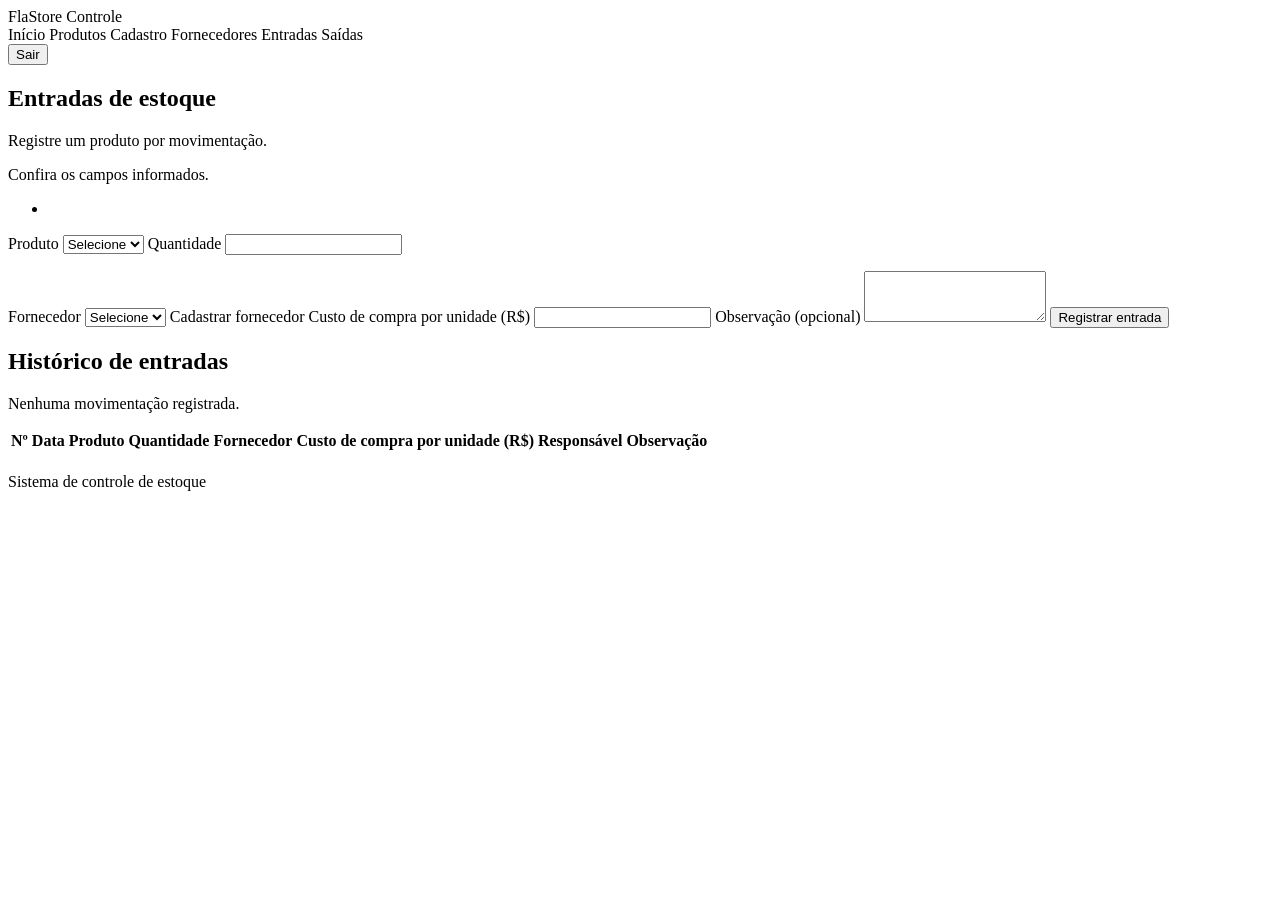
<file: src/main/resources/templates/entradas.html>
<!DOCTYPE html>
<html lang="pt-BR" xmlns:th="http://www.thymeleaf.org">
  <head>
    <meta charset="UTF-8" />
    <meta name="viewport" content="width=device-width, initial-scale=1.0" />
    <title>Entradas | FlaStore Controle</title>
    <link rel="stylesheet" th:href="@{/css/style.css}" />
  </head>
  <body>
    <header class="topo">
      <div class="container barra-topo">
        <a class="marca" th:href="@{/}">FlaStore Controle</a>
        <nav class="menu" aria-label="Menu principal">
          <a th:href="@{/}">Início</a>
          <a th:href="@{/produtos}">Produtos</a>
          <a th:href="@{/produtos/novo}">Cadastro</a>
          <a th:href="@{/fornecedores}">Fornecedores</a>
          <a th:href="@{/entradas}">Entradas</a>
          <a th:href="@{/saidas}">Saídas</a>
          <form th:action="@{/sair}" method="post"><button type="submit">Sair</button></form>
        </nav>
      </div>
    </header>
    <main class="container">
      <section class="titulo-pagina">
        <h1>Entradas de estoque</h1>
        <span>Registre um produto por movimentação.</span>
      </section>
      <section class="bloco">
        <p class="mensagem visivel" th:if="${mensagem}" th:text="${mensagem}" role="status"></p>
        <form class="formulario" method="post" th:action="@{/entradas}" th:object="${entradaForm}">
          <div class="mensagem erro visivel" th:if="${#fields.hasErrors('*')}" role="alert">
            <p>Confira os campos informados.</p>
            <ul><li th:each="erro : ${#fields.errors('*')}" th:text="${erro}"></li></ul>
          </div>
          <label for="produto">Produto</label>
          <select id="produto" th:field="*{produtoId}" required>
            <option value="">Selecione</option>
            <option th:each="produto : ${produtos}" th:value="${produto.id}" th:text="|${produto.codigo} - ${produto.nome} (saldo: ${produto.estoque})|"></option>
          </select>
          <label for="quantidade">Quantidade</label>
          <input id="quantidade" type="number" th:field="*{quantidade}" min="1" step="1" required th:errorclass="campo-erro" />
          <p class="erro-campo" th:if="${#fields.hasErrors('quantidade')}" th:errors="*{quantidade}"></p>
          <label for="fornecedor">Fornecedor</label>
          <select id="fornecedor" th:field="*{fornecedorId}" required>
            <option value="">Selecione</option>
            <option th:each="fornecedor : ${fornecedores}" th:value="${fornecedor.id}" th:text="${fornecedor.nome}"></option>
          </select>
          <a th:href="@{/fornecedores}">Cadastrar fornecedor</a>
          <label for="custo">Custo de compra por unidade (R$)</label>
          <input id="custo" type="number" th:field="*{custoUnitario}" min="0" step="0.01" required />
          <label for="observacao">Observação (opcional)</label>
          <textarea id="observacao" th:field="*{observacao}" maxlength="255" rows="3"></textarea>
          <button class="botao" type="submit">Registrar entrada</button>
        </form>
      </section>
      <section class="bloco">
        <h2>Histórico de entradas</h2>
        <p th:if="${#lists.isEmpty(itens)}">Nenhuma movimentação registrada.</p>
        <div class="tabela-container">
          <table>
            <thead><tr><th>Nº</th><th>Data</th><th>Produto</th><th>Quantidade</th><th>Fornecedor</th><th>Custo de compra por unidade (R$)</th><th>Responsável</th><th>Observação</th></tr></thead>
            <tbody>
              <tr th:each="item : ${itens}">
                <td th:text="${item.entrada.id}"></td>
                <td th:text="${#temporals.format(item.entrada.dataEntrada, 'dd/MM/yyyy HH:mm')}"></td>
                <td th:text="${item.produto.nome}"></td>
                <td th:text="${item.quantidade}"></td>
                <td th:text="${item.entrada.fornecedor.nome}"></td>
                <td th:text="${#numbers.formatDecimal(item.custoUnitario, 1, 'POINT', 2, 'COMMA')}"></td>
                <td th:text="${item.entrada.usuario.nome}"></td>
                <td th:text="${item.entrada.observacao}"></td>
              </tr>
            </tbody>
          </table>
        </div>
      </section>
    </main>
    <footer class="rodape"><p>Sistema de controle de estoque</p></footer>
    <script th:src="@{/js/script.js}"></script>
  </body>
</html>
</file>
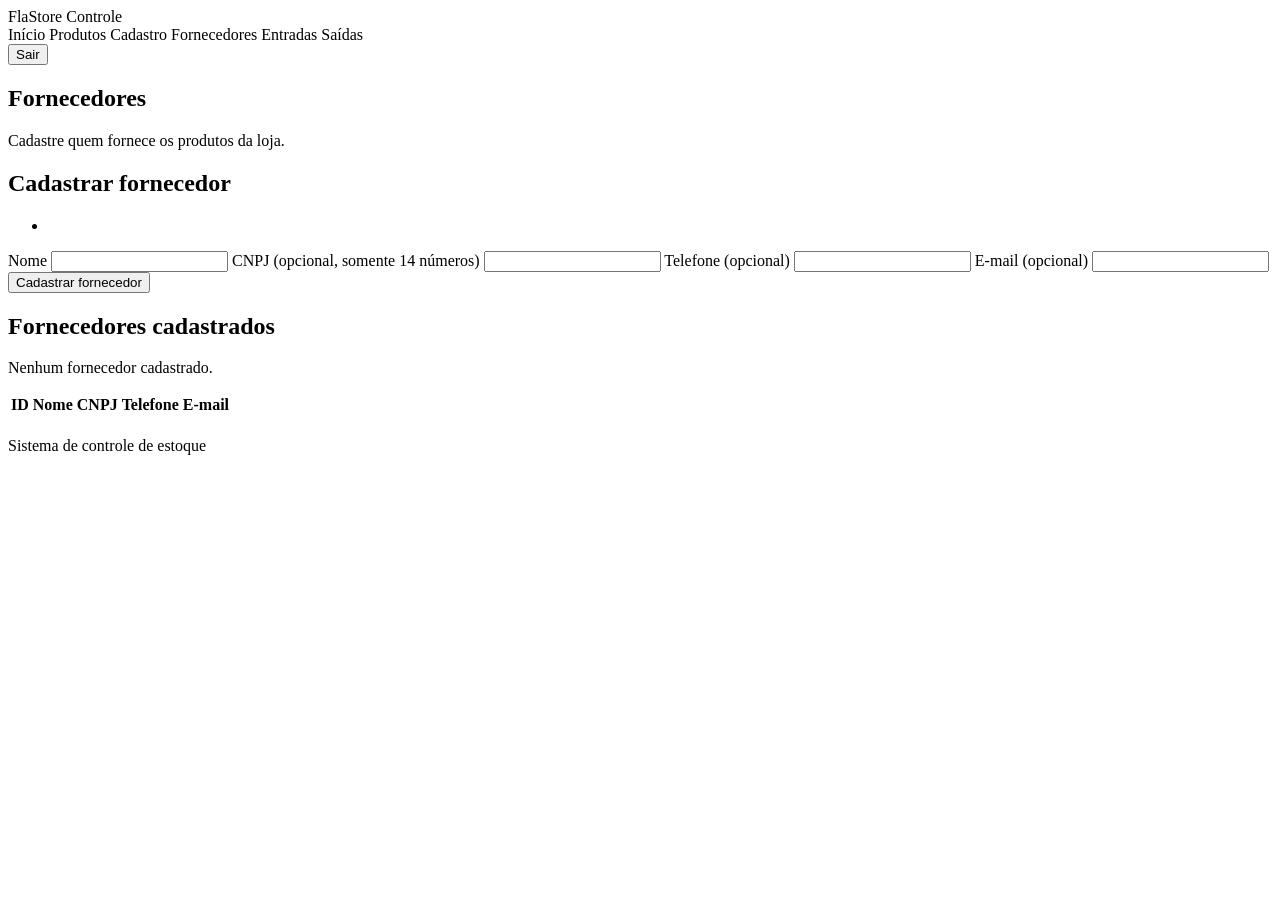
<file: src/main/resources/templates/fornecedores.html>
<!DOCTYPE html>
<html lang="pt-BR" xmlns:th="http://www.thymeleaf.org">
  <head>
    <meta charset="UTF-8" />
    <meta name="viewport" content="width=device-width, initial-scale=1.0" />
    <title>Fornecedores | FlaStore Controle</title>
    <link rel="stylesheet" th:href="@{/css/style.css}" />
  </head>
  <body>
    <header class="topo">
      <div class="container barra-topo">
        <a class="marca" th:href="@{/}">FlaStore Controle</a>
        <nav class="menu" aria-label="Menu principal">
          <a th:href="@{/}">Início</a>
          <a th:href="@{/produtos}">Produtos</a>
          <a th:href="@{/produtos/novo}">Cadastro</a>
          <a th:href="@{/fornecedores}">Fornecedores</a>
          <a th:href="@{/entradas}">Entradas</a>
          <a th:href="@{/saidas}">Saídas</a>
          <form th:action="@{/sair}" method="post"><button type="submit">Sair</button></form>
        </nav>
      </div>
    </header>
    <main class="container">
      <section class="titulo-pagina">
        <h1>Fornecedores</h1>
        <span>Cadastre quem fornece os produtos da loja.</span>
      </section>
      <section class="bloco">
        <h2>Cadastrar fornecedor</h2>
        <p class="mensagem visivel" th:if="${mensagem}" th:text="${mensagem}" role="status"></p>
        <form class="formulario" method="post" th:action="@{/fornecedores}" th:object="${fornecedor}" novalidate>
          <div class="mensagem erro visivel" th:if="${#fields.hasErrors('*')}" role="alert">
            <ul><li th:each="erro : ${#fields.errors('*')}" th:text="${erro}"></li></ul>
          </div>
          <label for="nome">Nome</label>
          <input id="nome" type="text" th:field="*{nome}" maxlength="120" required th:errorclass="campo-erro" />
          <label for="cnpj">CNPJ (opcional, somente 14 números)</label>
          <input id="cnpj" type="text" th:field="*{cnpj}" maxlength="14" inputmode="numeric" th:errorclass="campo-erro" />
          <label for="telefone">Telefone (opcional)</label>
          <input id="telefone" type="tel" th:field="*{telefone}" maxlength="20" th:errorclass="campo-erro" />
          <label for="email">E-mail (opcional)</label>
          <input id="email" type="email" th:field="*{email}" maxlength="120" th:errorclass="campo-erro" />
          <button class="botao" type="submit">Cadastrar fornecedor</button>
        </form>
      </section>
      <section class="bloco">
        <h2>Fornecedores cadastrados</h2>
        <p th:if="${#lists.isEmpty(fornecedores)}">Nenhum fornecedor cadastrado.</p>
        <div class="tabela-container">
          <table>
            <thead><tr><th>ID</th><th>Nome</th><th>CNPJ</th><th>Telefone</th><th>E-mail</th></tr></thead>
            <tbody>
              <tr th:each="item : ${fornecedores}">
                <td th:text="${item.id}"></td>
                <td th:text="${item.nome}"></td>
                <td th:text="${item.cnpj}"></td>
                <td th:text="${item.telefone}"></td>
                <td th:text="${item.email}"></td>
              </tr>
            </tbody>
          </table>
        </div>
      </section>
    </main>
    <footer class="rodape"><p>Sistema de controle de estoque</p></footer>
    <script th:src="@{/js/script.js}"></script>
  </body>
</html>
</file>
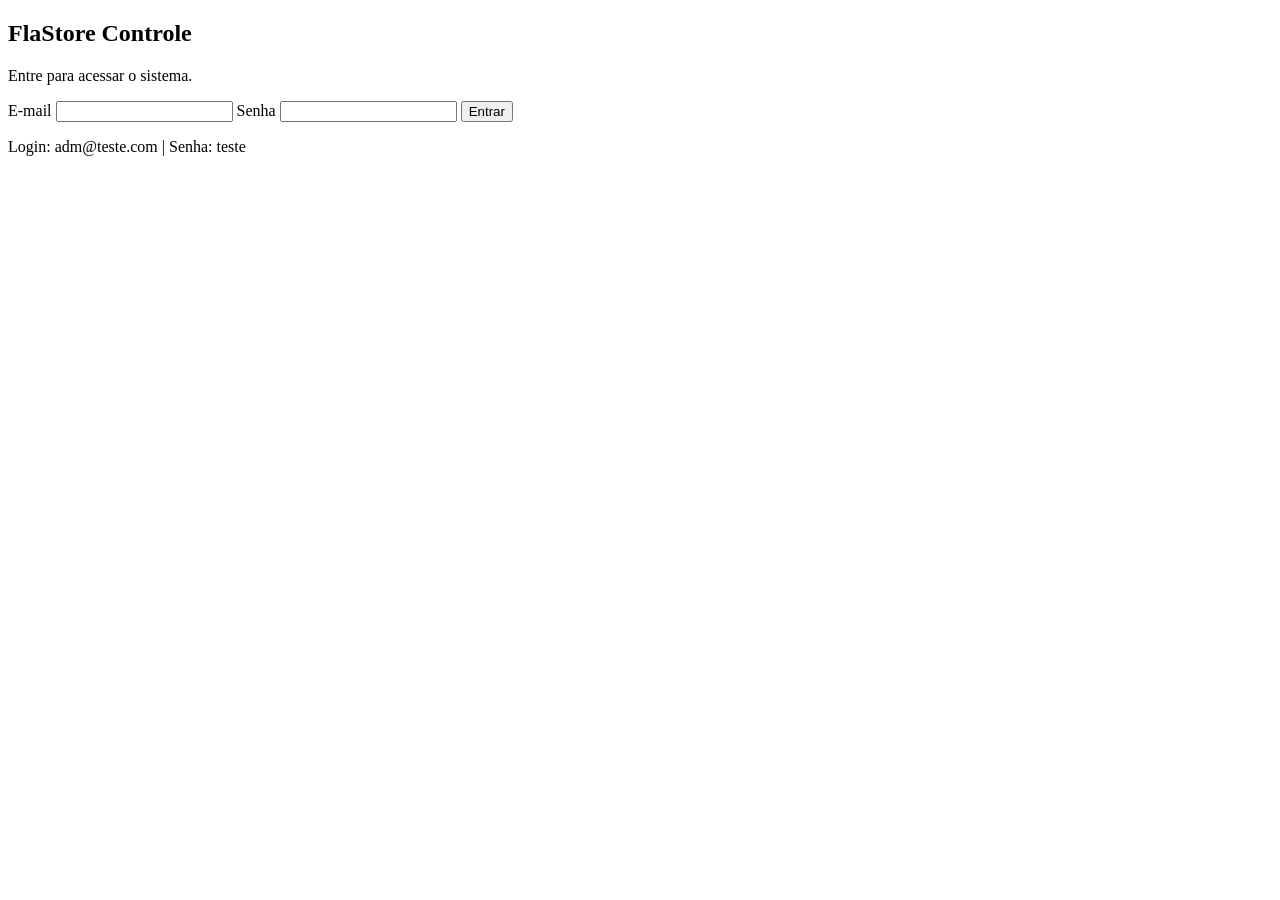
<file: src/main/resources/templates/login.html>
<!DOCTYPE html>
<html lang="pt-BR" xmlns:th="http://www.thymeleaf.org">
  <head>
    <meta charset="UTF-8" />
    <meta name="viewport" content="width=device-width, initial-scale=1.0" />
    <title>Login | FlaStore Controle</title>
    <link rel="stylesheet" th:href="@{/css/style.css}" />
  </head>
  <body class="pagina-login">
    <main class="login-container">
      <section class="login-card">
        <h1>FlaStore Controle</h1>
        <p>Entre para acessar o sistema.</p>

        <form id="loginSistemaForm" th:action="@{/login}" method="post" class="formulario compacto" autocomplete="off" novalidate>
          <label for="emailLogin">E-mail</label>
          <input
            id="emailLogin"
            name="emailLogin"
            type="email"
            required
          />

          <label for="senhaLogin">Senha</label>
          <input
            id="senhaLogin"
            name="senhaLogin"
            type="password"
            required
          />

          <button class="botao" type="submit">Entrar</button>
        </form>

        <p id="mensagemLogin" class="mensagem erro visivel" th:if="${erro}" th:text="${erro}" role="status"></p>
        <p class="dica-login">Login: adm@teste.com | Senha: teste</p>
      </section>
    </main>

    <script th:src="@{/js/script.js}"></script>
  </body>
</html>
</file>
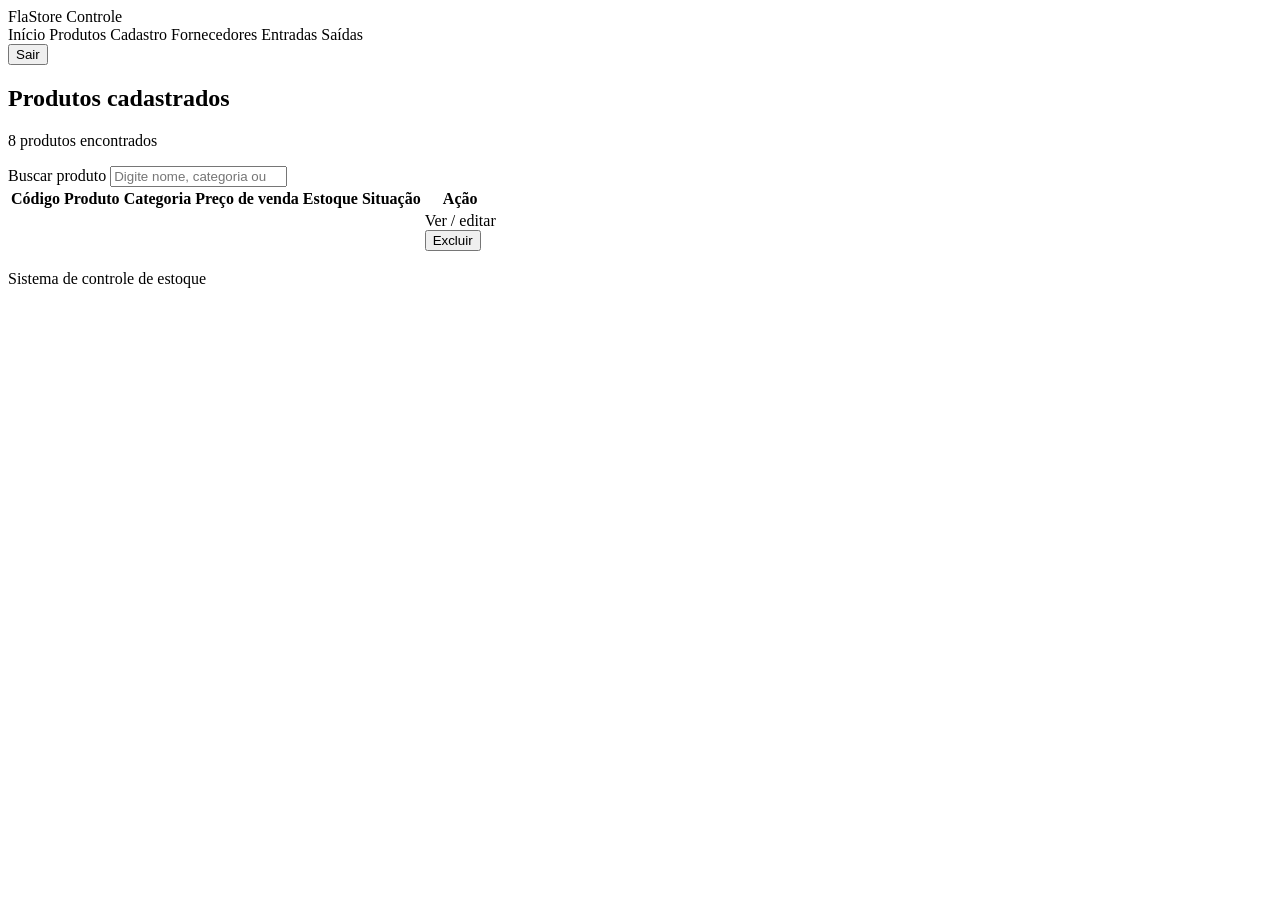
<file: src/main/resources/templates/produtos.html>
<!DOCTYPE html>
<html lang="pt-BR" xmlns:th="http://www.thymeleaf.org">
  <head>
    <meta charset="UTF-8" />
    <meta name="viewport" content="width=device-width, initial-scale=1.0" />
    <title>Produtos | FlaStore Controle</title>
    <link rel="stylesheet" th:href="@{/css/style.css}" />
  </head>
  <body>
    <header class="topo">
      <div class="container barra-topo">
        <a class="marca" th:href="@{/}">FlaStore Controle</a>
        <nav class="menu" aria-label="Menu principal">
          <a th:href="@{/}">Início</a>
          <a th:href="@{/produtos}">Produtos</a>
          <a th:href="@{/produtos/novo}">Cadastro</a>
          <a th:href="@{/fornecedores}">Fornecedores</a>
          <a th:href="@{/entradas}">Entradas</a>
          <a th:href="@{/saidas}">Saídas</a>
          <form th:action="@{/sair}" method="post"><button type="submit">Sair</button></form>
        </nav>
      </div>
    </header>

    <main class="container">
      <section class="titulo-pagina">
        <h1>Produtos cadastrados</h1>
        <span id="contadorProdutos" th:text="|${#lists.size(produtos)} produto(s) encontrado(s)|">8 produtos encontrados</span>
      </section>

      <section class="bloco">
<p class="mensagem visivel" th:if="${mensagem}" th:text="${mensagem}" role="status"></p>
        <p class="mensagem erro visivel" th:if="${erro}" th:text="${erro}" role="alert"></p>
        <label class="campo-busca" for="filtroProduto">
          Buscar produto
          <input
            id="filtroProduto"
            type="search"
            placeholder="Digite nome, categoria ou situação"
          />
        </label>

        <div class="tabela-container">
          <table id="tabelaProdutos">
            <thead>
              <tr>
                <th>Código</th>
                <th>Produto</th>
                <th>Categoria</th>
                <th>Preço de venda</th>
                <th>Estoque</th>
                <th>Situação</th>
                <th>Ação</th>
              </tr>
            </thead>
            <tbody>
              <tr th:each="produto : ${produtos}">
                <td th:text="${produto.codigo}"></td>
                <td th:text="${produto.nome}"></td>
                <td th:text="${produto.categoria.nome}"></td>
                <td th:text="${produto.precoFormatado}"></td>
                <td th:text="${produto.estoque}"></td>
                <td><span class="status" th:classappend="${produto.classeSituacao}" th:text="${produto.situacao}"></span></td>
                <td><a th:href="@{/produtos/{id}(id=${produto.id})}">Ver / editar</a>
<form th:action="@{/produtos/{id}/excluir(id=${produto.id})}" method="post" onsubmit="return confirm('Deseja excluir este produto?')"><button type="submit">Excluir</button></form></td>
              </tr>
            </tbody>
          </table>
        </div>
      </section>
    </main>

    <footer class="rodape">
      <p>Sistema de controle de estoque</p>
    </footer>

    <script th:src="@{/js/script.js}"></script>
  </body>
</html>
</file>
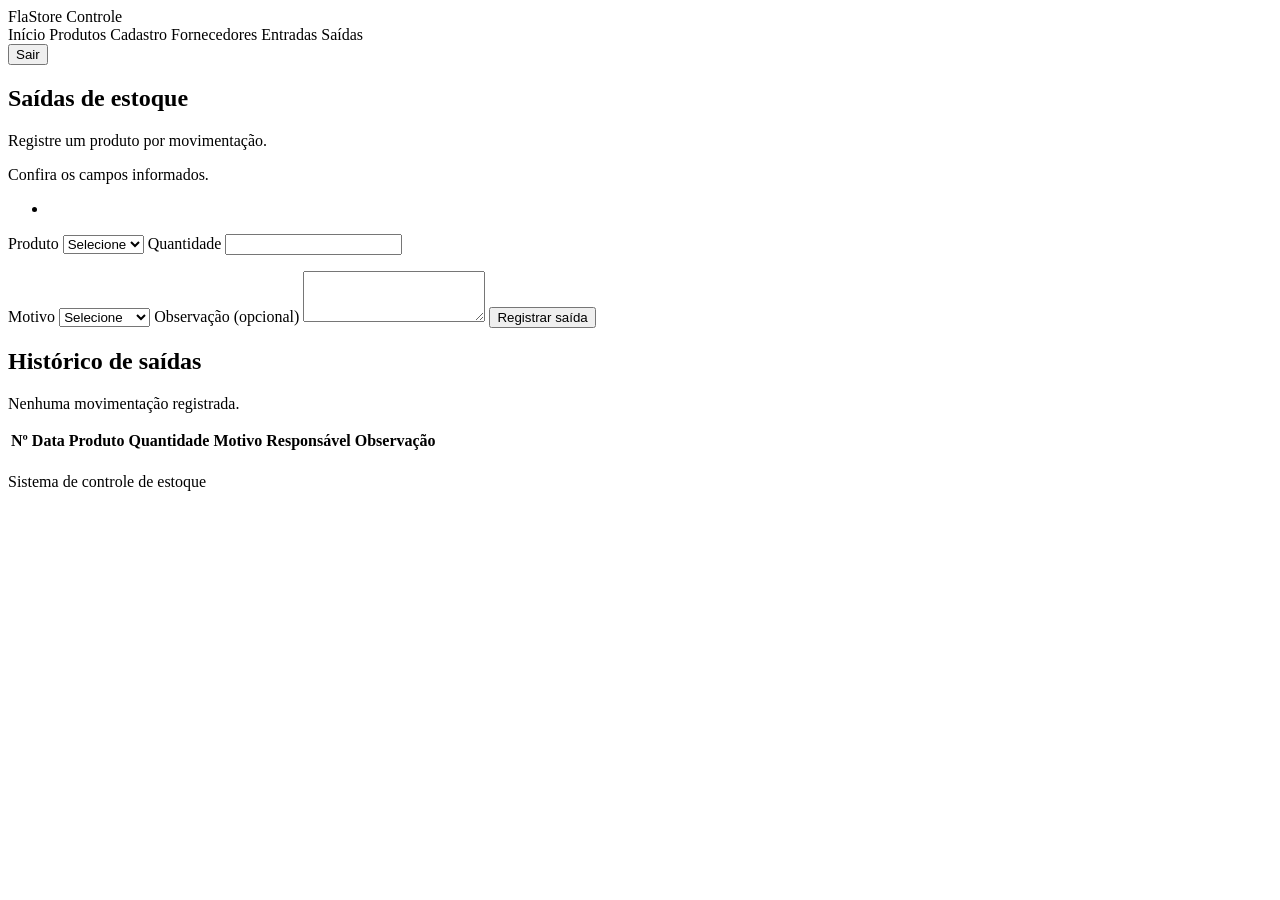
<file: src/main/resources/templates/saidas.html>
<!DOCTYPE html>
<html lang="pt-BR" xmlns:th="http://www.thymeleaf.org">
  <head>
    <meta charset="UTF-8" />
    <meta name="viewport" content="width=device-width, initial-scale=1.0" />
    <title>Saídas | FlaStore Controle</title>
    <link rel="stylesheet" th:href="@{/css/style.css}" />
  </head>
  <body>
    <header class="topo">
      <div class="container barra-topo">
        <a class="marca" th:href="@{/}">FlaStore Controle</a>
        <nav class="menu" aria-label="Menu principal">
          <a th:href="@{/}">Início</a>
          <a th:href="@{/produtos}">Produtos</a>
          <a th:href="@{/produtos/novo}">Cadastro</a>
          <a th:href="@{/fornecedores}">Fornecedores</a>
          <a th:href="@{/entradas}">Entradas</a>
          <a th:href="@{/saidas}">Saídas</a>
          <form th:action="@{/sair}" method="post"><button type="submit">Sair</button></form>
        </nav>
      </div>
    </header>
    <main class="container">
      <section class="titulo-pagina">
        <h1>Saídas de estoque</h1>
        <span>Registre um produto por movimentação.</span>
      </section>
      <section class="bloco">
        <p class="mensagem visivel" th:if="${mensagem}" th:text="${mensagem}" role="status"></p>
        <form class="formulario" method="post" th:action="@{/saidas}" th:object="${saidaForm}">
          <div class="mensagem erro visivel" th:if="${#fields.hasErrors('*')}" role="alert">
            <p>Confira os campos informados.</p>
            <ul><li th:each="erro : ${#fields.errors('*')}" th:text="${erro}"></li></ul>
          </div>
          <label for="produto">Produto</label>
          <select id="produto" th:field="*{produtoId}" required>
            <option value="">Selecione</option>
            <option th:each="produto : ${produtos}" th:value="${produto.id}" th:text="|${produto.codigo} - ${produto.nome} (saldo: ${produto.estoque})|"></option>
          </select>
          <label for="quantidade">Quantidade</label>
          <input id="quantidade" type="number" th:field="*{quantidade}" min="1" step="1" required th:errorclass="campo-erro" />
          <p class="erro-campo" th:if="${#fields.hasErrors('quantidade')}" th:errors="*{quantidade}"></p>
          <label for="motivo">Motivo</label>
          <select id="motivo" th:field="*{motivo}" required>
            <option value="">Selecione</option>
            <option value="VENDA">Venda</option>
            <option value="PERDA">Perda</option>
            <option value="USO_INTERNO">Uso interno</option>
          </select>
          <label for="observacao">Observação (opcional)</label>
          <textarea id="observacao" th:field="*{observacao}" maxlength="255" rows="3"></textarea>
          <button class="botao" type="submit">Registrar saída</button>
        </form>
      </section>
      <section class="bloco">
        <h2>Histórico de saídas</h2>
        <p th:if="${#lists.isEmpty(itens)}">Nenhuma movimentação registrada.</p>
        <div class="tabela-container">
          <table>
            <thead><tr><th>Nº</th><th>Data</th><th>Produto</th><th>Quantidade</th><th>Motivo</th><th>Responsável</th><th>Observação</th></tr></thead>
            <tbody>
              <tr th:each="item : ${itens}">
                <td th:text="${item.saida.id}"></td>
                <td th:text="${#temporals.format(item.saida.dataSaida, 'dd/MM/yyyy HH:mm')}"></td>
                <td th:text="${item.produto.nome}"></td>
                <td th:text="${item.quantidade}"></td>
                <td th:text="${item.saida.motivo}"></td>

                <td th:text="${item.saida.usuario.nome}"></td>
                <td th:text="${item.saida.observacao}"></td>
              </tr>
            </tbody>
          </table>
        </div>
      </section>
    </main>
    <footer class="rodape"><p>Sistema de controle de estoque</p></footer>
    <script th:src="@{/js/script.js}"></script>
  </body>
</html>
</file>
<file: styles.css>
:root {
  --bg: #f5f2ed;
  --paper: #fffaf2;
  --ink: #181818;
  --muted: #6c675f;
  --line: #e2dbd0;
  --red: #d80f1f;
  --red-dark: #9f0712;
  --black: #111111;
  --charcoal: #242220;
  --gold: #d9a441;
  --green: #1f7a5d;
  --shadow: 0 22px 55px rgba(17, 17, 17, 0.16);
  --radius: 8px;
  color-scheme: light;
  font-family: Arial, Helvetica, sans-serif;
}

* {
  box-sizing: border-box;
}

html {
  scroll-behavior: smooth;
}

body {
  min-width: 320px;
  margin: 0;
  background: var(--bg);
  color: var(--ink);
}

body.cart-open {
  overflow: hidden;
}

button,
input,
select {
  font: inherit;
}

button,
a {
  -webkit-tap-highlight-color: transparent;
}

img {
  display: block;
  max-width: 100%;
}

a {
  color: inherit;
  text-decoration: none;
}

.skip-link {
  position: fixed;
  top: 12px;
  left: 12px;
  z-index: 50;
  padding: 10px 14px;
  background: var(--black);
  color: white;
  border-radius: var(--radius);
  transform: translateY(-140%);
  transition: transform 0.2s ease;
}

.skip-link:focus {
  transform: translateY(0);
}

.site-header {
  position: sticky;
  top: 0;
  z-index: 20;
  background: rgba(255, 250, 242, 0.9);
  border-bottom: 1px solid rgba(24, 24, 24, 0.08);
  backdrop-filter: blur(18px);
}

.nav-shell {
  width: min(1180px, calc(100% - 32px));
  min-height: 72px;
  margin: 0 auto;
  display: flex;
  align-items: center;
  justify-content: space-between;
  gap: 20px;
}

.brand {
  display: inline-flex;
  align-items: center;
  gap: 12px;
  min-width: 172px;
}

.brand-mark {
  width: 44px;
  aspect-ratio: 1;
  display: grid;
  place-items: center;
  border-radius: 50%;
  background:
    linear-gradient(90deg, transparent 0 43%, rgba(255, 255, 255, 0.18) 43% 57%, transparent 57%),
    repeating-linear-gradient(180deg, var(--red) 0 9px, var(--black) 9px 18px);
  color: white;
  font-size: 0.78rem;
  font-weight: 800;
  box-shadow: inset 0 0 0 2px rgba(255, 255, 255, 0.26);
}

.brand strong,
.brand small {
  display: block;
  line-height: 1.1;
}

.brand strong {
  font-size: 1.02rem;
}

.brand small {
  color: var(--muted);
  font-size: 0.78rem;
  font-weight: 700;
  text-transform: uppercase;
}

.nav-links {
  display: flex;
  align-items: center;
  justify-content: center;
  gap: 6px;
}

.nav-links a {
  padding: 10px 12px;
  border-radius: var(--radius);
  color: #38332e;
  font-size: 0.94rem;
  font-weight: 700;
}

.nav-links a:hover,
.nav-links a:focus-visible {
  background: #ece4d8;
  outline: none;
}

.cart-button,
.primary-action,
.secondary-action,
.icon-button,
.quantity-button {
  border: 0;
  cursor: pointer;
}

.cart-button {
  min-height: 44px;
  display: inline-flex;
  align-items: center;
  gap: 9px;
  padding: 0 13px;
  border-radius: var(--radius);
  background: var(--black);
  color: white;
  font-weight: 800;
}

.cart-icon {
  position: relative;
  width: 19px;
  height: 16px;
  border: 2px solid currentColor;
  border-top: 0;
}

.cart-icon::before {
  content: "";
  position: absolute;
  top: -6px;
  left: 1px;
  width: 10px;
  height: 7px;
  border: 2px solid currentColor;
  border-bottom: 0;
  border-radius: 8px 8px 0 0;
}

.cart-button strong {
  min-width: 25px;
  height: 25px;
  display: grid;
  place-items: center;
  border-radius: 999px;
  background: var(--red);
  color: white;
  font-size: 0.8rem;
}

.hero-section {
  position: relative;
  min-height: clamp(590px, 86vh, 780px);
  display: grid;
  align-items: end;
  overflow: hidden;
  isolation: isolate;
}

.hero-image {
  position: absolute;
  inset: 0;
  z-index: -2;
  width: 100%;
  height: 100%;
  object-fit: cover;
}

.hero-overlay {
  position: absolute;
  inset: 0;
  z-index: -1;
  background:
    linear-gradient(90deg, rgba(0, 0, 0, 0.84) 0%, rgba(0, 0, 0, 0.62) 39%, rgba(0, 0, 0, 0.1) 72%),
    linear-gradient(0deg, rgba(0, 0, 0, 0.72), transparent 42%);
}

.hero-content {
  width: min(1180px, calc(100% - 32px));
  margin: 0 auto;
  padding: 0 0 clamp(64px, 12vh, 108px);
  color: white;
}

.eyebrow {
  margin: 0 0 10px;
  color: var(--red);
  font-size: 0.76rem;
  font-weight: 800;
  letter-spacing: 0;
  text-transform: uppercase;
}

.hero-content .eyebrow {
  color: #ff4d5f;
}

.hero-content h1,
.section-heading h2,
.cart-panel h2 {
  margin: 0;
  letter-spacing: 0;
}

.hero-content h1 {
  max-width: 680px;
  font-size: clamp(3rem, 7vw, 6.8rem);
  line-height: 0.92;
}

.hero-content p:not(.eyebrow) {
  max-width: 580px;
  margin: 22px 0 0;
  color: rgba(255, 255, 255, 0.83);
  font-size: clamp(1.02rem, 2vw, 1.28rem);
  line-height: 1.6;
}

.hero-actions {
  display: flex;
  flex-wrap: wrap;
  gap: 12px;
  margin-top: 30px;
}

.primary-action,
.secondary-action {
  min-height: 46px;
  display: inline-flex;
  align-items: center;
  justify-content: center;
  padding: 0 18px;
  border-radius: var(--radius);
  font-weight: 800;
  transition:
    transform 0.18s ease,
    box-shadow 0.18s ease,
    background 0.18s ease;
}

.primary-action {
  background: var(--red);
  color: white;
  box-shadow: 0 12px 24px rgba(216, 15, 31, 0.28);
}

.primary-action:hover,
.primary-action:focus-visible,
.secondary-action:hover,
.secondary-action:focus-visible {
  transform: translateY(-1px);
  outline: none;
}

.primary-action:hover,
.primary-action:focus-visible {
  background: #bd0918;
}

.primary-action:disabled {
  cursor: not-allowed;
  opacity: 0.58;
  transform: none;
  box-shadow: none;
}

.secondary-action {
  border: 1px solid rgba(255, 255, 255, 0.42);
  background: rgba(255, 255, 255, 0.09);
  color: white;
}

.metrics-band {
  width: min(1180px, calc(100% - 32px));
  margin: -34px auto 0;
  position: relative;
  z-index: 4;
  display: grid;
  grid-template-columns: repeat(4, 1fr);
  overflow: hidden;
  border-radius: var(--radius);
  background: var(--paper);
  box-shadow: var(--shadow);
}

.metrics-band div {
  min-height: 98px;
  display: grid;
  align-content: center;
  gap: 5px;
  padding: 20px;
  border-right: 1px solid var(--line);
}

.metrics-band div:last-child {
  border-right: 0;
}

.metrics-band strong {
  font-size: clamp(1.55rem, 3vw, 2.4rem);
  line-height: 1;
}

.metrics-band span {
  color: var(--muted);
  font-size: 0.93rem;
  font-weight: 700;
}

.scroll-reveal {
  opacity: 0;
  transform: translateY(34px);
  transition:
    opacity 0.65s ease,
    transform 0.65s ease;
}

.scroll-reveal.is-visible {
  opacity: 1;
  transform: translateY(0);
}

.history-section {
  position: relative;
  overflow: hidden;
  padding: clamp(72px, 10vw, 126px) 0;
  background:
    linear-gradient(180deg, #171313 0%, #29211f 52%, #151313 100%),
    var(--charcoal);
  color: white;
  isolation: isolate;
}

.history-section::before {
  content: "";
  position: absolute;
  inset: 0;
  z-index: -1;
  background:
    repeating-linear-gradient(90deg, rgba(255, 255, 255, 0.035) 0 1px, transparent 1px 118px),
    linear-gradient(90deg, rgba(216, 15, 31, 0.16), transparent 32%, transparent 68%, rgba(217, 164, 65, 0.12));
}

.history-heading {
  position: relative;
  z-index: 1;
}

.history-heading p:not(.eyebrow) {
  color: rgba(255, 255, 255, 0.68);
}

.title-timeline {
  position: relative;
  width: min(1060px, calc(100% - 32px));
  margin: 0 auto;
  padding: 24px 0 10px;
}

.title-timeline-line {
  position: absolute;
  top: 0;
  bottom: 0;
  left: 50%;
  width: 4px;
  overflow: hidden;
  border-radius: 999px;
  background: rgba(255, 255, 255, 0.12);
  transform: translateX(-50%);
}

.title-timeline-line span {
  display: block;
  width: 100%;
  height: 0;
  border-radius: inherit;
  background: linear-gradient(180deg, var(--red), var(--gold));
  transition: height 0.12s linear;
}

.title-timeline-list {
  position: relative;
  z-index: 1;
  display: grid;
  gap: 34px;
}

.title-card {
  position: relative;
  width: calc(50% - 42px);
  min-height: 220px;
  padding: clamp(18px, 3vw, 26px);
  border: 1px solid rgba(255, 255, 255, 0.14);
  border-radius: var(--radius);
  background:
    linear-gradient(140deg, rgba(216, 15, 31, 0.16), transparent 42%),
    rgba(255, 255, 255, 0.07);
  box-shadow: 0 22px 45px rgba(0, 0, 0, 0.22);
  transform: translate3d(-44px, 38px, 0);
  backdrop-filter: blur(12px);
}

.title-card:nth-child(even) {
  justify-self: end;
  transform: translate3d(44px, 38px, 0);
}

.title-card.is-visible,
.title-card:nth-child(even).is-visible {
  opacity: 1;
  transform: translate3d(0, 0, 0);
}

.title-card::before,
.title-card::after {
  content: "";
  position: absolute;
  top: 42px;
}

.title-card::before {
  width: 18px;
  aspect-ratio: 1;
  border: 4px solid #1d1817;
  border-radius: 50%;
  background: var(--red);
  box-shadow: 0 0 0 7px rgba(216, 15, 31, 0.16);
}

.title-card::after {
  width: 34px;
  height: 2px;
  margin-top: 8px;
  background: rgba(255, 255, 255, 0.28);
}

.title-card:nth-child(odd)::before {
  right: -53px;
}

.title-card:nth-child(odd)::after {
  right: -35px;
}

.title-card:nth-child(even)::before {
  left: -53px;
}

.title-card:nth-child(even)::after {
  left: -35px;
}

.title-year {
  display: inline-flex;
  margin-bottom: 16px;
  color: var(--gold);
  font-size: clamp(2.4rem, 5vw, 4.3rem);
  font-weight: 900;
  line-height: 0.85;
}

.title-badge {
  display: inline-flex;
  align-items: center;
  min-height: 29px;
  margin-bottom: 12px;
  padding: 0 10px;
  border-radius: 4px;
  background: rgba(216, 15, 31, 0.18);
  color: #ff6c79;
  font-size: 0.72rem;
  font-weight: 900;
  text-transform: uppercase;
}

.title-card h3 {
  margin: 0;
  font-size: clamp(1.35rem, 2.4vw, 2rem);
  line-height: 1.05;
}

.title-card strong {
  display: block;
  margin-top: 8px;
  color: rgba(255, 255, 255, 0.86);
}

.title-card p {
  margin: 14px 0 0;
  color: rgba(255, 255, 255, 0.68);
  line-height: 1.65;
}

.offer-section,
.catalog-section,
.delivery-section,
.contact-section {
  padding: clamp(64px, 9vw, 110px) 0;
}

.section-heading {
  width: min(1180px, calc(100% - 32px));
  margin: 0 auto 28px;
}

.section-heading h2 {
  font-size: clamp(2rem, 4vw, 3.4rem);
  line-height: 1;
}

.section-heading p:not(.eyebrow) {
  max-width: 640px;
  margin: 14px 0 0;
  color: var(--muted);
  line-height: 1.7;
}

.countdown-panel {
  width: min(1180px, calc(100% - 32px));
  min-height: 190px;
  margin: 0 auto;
  display: grid;
  grid-template-columns: minmax(0, 1fr) auto;
  align-items: center;
  gap: 28px;
  padding: clamp(22px, 4vw, 38px);
  border-radius: var(--radius);
  background:
    linear-gradient(135deg, rgba(216, 15, 31, 0.14), transparent 45%),
    var(--charcoal);
  color: white;
  box-shadow: var(--shadow);
}

.deal-tag {
  display: inline-flex;
  align-items: center;
  min-height: 30px;
  padding: 0 10px;
  border-radius: 4px;
  background: var(--gold);
  color: #20160a;
  font-weight: 900;
}

.deal-copy h3 {
  margin: 16px 0 8px;
  font-size: clamp(1.65rem, 3vw, 2.7rem);
  line-height: 1;
}

.deal-copy p {
  max-width: 520px;
  margin: 0;
  color: rgba(255, 255, 255, 0.72);
  line-height: 1.6;
}

.countdown {
  display: grid;
  grid-template-columns: repeat(3, 108px);
  gap: 10px;
}

.countdown div {
  min-height: 98px;
  display: grid;
  place-items: center;
  align-content: center;
  border: 1px solid rgba(255, 255, 255, 0.16);
  border-radius: var(--radius);
  background: rgba(255, 255, 255, 0.06);
}

.countdown strong {
  font-size: 2.05rem;
  line-height: 1;
}

.countdown span {
  margin-top: 5px;
  color: rgba(255, 255, 255, 0.68);
  font-size: 0.78rem;
  font-weight: 800;
  text-transform: uppercase;
}

.countdown-track {
  grid-column: 1 / -1;
  height: 9px;
  overflow: hidden;
  border-radius: 999px;
  background: rgba(255, 255, 255, 0.12);
}

.countdown-track span {
  display: block;
  width: 100%;
  height: 100%;
  border-radius: inherit;
  background: linear-gradient(90deg, var(--red), var(--gold));
  transition: width 0.4s ease;
}

.catalog-section {
  background: #fffbf5;
}

.catalog-heading {
  display: flex;
  align-items: end;
  justify-content: space-between;
  gap: 24px;
}

.catalog-heading > p {
  text-align: right;
}

.shop-toolbar {
  width: min(1180px, calc(100% - 32px));
  margin: 0 auto 24px;
  display: grid;
  grid-template-columns: minmax(220px, 1fr) auto auto;
  align-items: center;
  gap: 14px;
}

.search-box,
.sort-box {
  min-height: 46px;
  display: flex;
  align-items: center;
  gap: 10px;
  border: 1px solid var(--line);
  border-radius: var(--radius);
  background: white;
}

.search-box {
  padding: 0 14px;
}

.search-box span {
  position: relative;
  width: 18px;
  height: 18px;
  flex: 0 0 auto;
  border: 2px solid var(--muted);
  border-radius: 50%;
}

.search-box span::after {
  content: "";
  position: absolute;
  right: -6px;
  bottom: -4px;
  width: 8px;
  height: 2px;
  border-radius: 2px;
  background: var(--muted);
  transform: rotate(45deg);
}

.search-box input,
.sort-box select {
  width: 100%;
  border: 0;
  background: transparent;
  color: var(--ink);
  outline: 0;
}

.filter-tabs {
  display: flex;
  flex-wrap: wrap;
  justify-content: center;
  gap: 8px;
}

.filter-tabs button {
  min-height: 42px;
  padding: 0 14px;
  border: 1px solid var(--line);
  border-radius: var(--radius);
  background: white;
  color: #38332e;
  cursor: pointer;
  font-weight: 800;
}

.filter-tabs button.is-active {
  border-color: var(--black);
  background: var(--black);
  color: white;
}

.sort-box {
  padding: 0 10px 0 14px;
}

.sort-box span {
  color: var(--muted);
  font-size: 0.86rem;
  font-weight: 800;
}

.sort-box select {
  min-width: 132px;
  cursor: pointer;
  font-weight: 800;
}

.product-grid {
  width: min(1180px, calc(100% - 32px));
  margin: 0 auto;
  display: grid;
  grid-template-columns: repeat(4, minmax(0, 1fr));
  gap: 18px;
}

.product-card {
  min-width: 0;
  display: flex;
  flex-direction: column;
  overflow: hidden;
  border: 1px solid var(--line);
  border-radius: var(--radius);
  background: white;
  box-shadow: 0 12px 26px rgba(17, 17, 17, 0.06);
}

.product-visual {
  position: relative;
  height: 190px;
  display: grid;
  place-items: center;
  overflow: hidden;
  background:
    linear-gradient(140deg, rgba(216, 15, 31, 0.13), transparent 48%),
    #eee7dc;
}

.product-visual::before,
.product-visual::after {
  content: "";
  position: absolute;
  display: block;
}

.visual-badge {
  position: absolute;
  right: 14px;
  top: 14px;
  min-width: 42px;
  min-height: 30px;
  display: grid;
  place-items: center;
  border-radius: 4px;
  background: rgba(17, 17, 17, 0.86);
  color: white;
  font-size: 0.72rem;
  font-weight: 900;
}

.visual-jersey::before,
.visual-shirt::before {
  width: 118px;
  height: 132px;
  border-radius: 16px 16px 12px 12px;
  background:
    radial-gradient(circle at 50% 10%, #eee7dc 0 14px, transparent 15px),
    repeating-linear-gradient(0deg, var(--red) 0 20px, var(--black) 20px 40px);
  clip-path: polygon(22% 0, 36% 10%, 64% 10%, 78% 0, 100% 22%, 82% 40%, 82% 100%, 18% 100%, 18% 40%, 0 22%);
  box-shadow: 0 18px 28px rgba(17, 17, 17, 0.22);
}

.visual-jacket::before {
  width: 132px;
  height: 132px;
  border-radius: 18px 18px 14px 14px;
  background:
    linear-gradient(90deg, transparent 48%, rgba(255, 255, 255, 0.3) 48% 51%, transparent 51%),
    linear-gradient(135deg, var(--black), #2d2d2d);
  clip-path: polygon(18% 0, 35% 9%, 65% 9%, 82% 0, 100% 27%, 84% 47%, 84% 100%, 16% 100%, 16% 47%, 0 27%);
  box-shadow: 0 18px 28px rgba(17, 17, 17, 0.2);
}

.visual-jacket::after {
  width: 14px;
  height: 118px;
  background: var(--red);
  border-radius: 999px;
}

.visual-scarf::before {
  width: 154px;
  height: 58px;
  border-radius: 10px;
  background: repeating-linear-gradient(90deg, var(--red) 0 24px, var(--black) 24px 48px);
  box-shadow: 0 15px 24px rgba(17, 17, 17, 0.2);
}

.visual-scarf::after {
  width: 178px;
  height: 76px;
  background:
    repeating-linear-gradient(90deg, transparent 0 9px, rgba(17, 17, 17, 0.46) 9px 11px, transparent 11px 20px),
    linear-gradient(90deg, transparent 0 10px, rgba(216, 15, 31, 0.75) 10px 26px, transparent 26px calc(100% - 26px), rgba(216, 15, 31, 0.75) calc(100% - 26px) calc(100% - 10px), transparent calc(100% - 10px));
  clip-path: polygon(0 30%, 100% 30%, 100% 76%, 0 76%);
}

.visual-mug::before {
  width: 92px;
  height: 105px;
  border-radius: 0 0 24px 24px;
  background: repeating-linear-gradient(0deg, var(--black) 0 24px, var(--red) 24px 48px);
  box-shadow: inset 0 -14px 18px rgba(0, 0, 0, 0.24), 0 18px 26px rgba(17, 17, 17, 0.2);
}

.visual-mug::after {
  right: calc(50% - 75px);
  width: 44px;
  height: 52px;
  border: 12px solid var(--black);
  border-left: 0;
  border-radius: 0 34px 34px 0;
}

.visual-cap::before {
  width: 130px;
  height: 68px;
  border-radius: 90px 90px 18px 18px;
  background: linear-gradient(180deg, #171717, #2d2d2d);
  box-shadow: inset 0 0 0 3px rgba(216, 15, 31, 0.35), 0 18px 28px rgba(17, 17, 17, 0.22);
}

.visual-cap::after {
  top: calc(50% + 23px);
  left: calc(50% - 26px);
  width: 116px;
  height: 28px;
  border-radius: 0 80px 80px 0;
  background: var(--red);
  transform: skewX(-13deg);
}

.visual-gift::before {
  width: 118px;
  height: 108px;
  border-radius: 10px;
  background:
    linear-gradient(90deg, transparent 43%, var(--red) 43% 57%, transparent 57%),
    linear-gradient(0deg, transparent 42%, var(--red) 42% 58%, transparent 58%),
    #161616;
  box-shadow: 0 18px 28px rgba(17, 17, 17, 0.22);
}

.visual-gift::after {
  top: 43px;
  width: 142px;
  height: 26px;
  border-radius: 8px;
  background: var(--red);
  box-shadow: 0 8px 18px rgba(17, 17, 17, 0.18);
}

.visual-bottle::before {
  width: 70px;
  height: 136px;
  border-radius: 24px 24px 14px 14px;
  background:
    linear-gradient(0deg, transparent 0 18%, rgba(255, 255, 255, 0.24) 18% 23%, transparent 23%),
    repeating-linear-gradient(0deg, var(--red) 0 28px, var(--black) 28px 56px);
  box-shadow: 0 18px 28px rgba(17, 17, 17, 0.2);
}

.visual-bottle::after {
  top: 28px;
  width: 42px;
  height: 25px;
  border-radius: 10px 10px 3px 3px;
  background: var(--black);
}

.product-body {
  flex: 1;
  display: flex;
  flex-direction: column;
  gap: 12px;
  padding: 16px;
}

.product-kicker {
  color: var(--red-dark);
  font-size: 0.74rem;
  font-weight: 900;
  text-transform: uppercase;
}

.product-card h3 {
  margin: 0;
  font-size: 1.05rem;
  line-height: 1.25;
}

.product-card p {
  margin: 0;
  color: var(--muted);
  font-size: 0.92rem;
  line-height: 1.52;
}

.product-footer {
  margin-top: auto;
  display: flex;
  align-items: center;
  justify-content: space-between;
  gap: 12px;
}

.price {
  font-size: 1.12rem;
  font-weight: 900;
}

.add-button {
  min-height: 40px;
  padding: 0 12px;
  border: 0;
  border-radius: var(--radius);
  background: var(--black);
  color: white;
  cursor: pointer;
  font-weight: 800;
}

.add-button:hover,
.add-button:focus-visible {
  background: var(--red);
  outline: none;
}

.empty-state {
  width: min(1180px, calc(100% - 32px));
  margin: 0 auto;
  padding: 28px;
  border: 1px dashed var(--line);
  border-radius: var(--radius);
  background: white;
  color: var(--muted);
  text-align: center;
  font-weight: 800;
}

.delivery-section {
  background: var(--charcoal);
  color: white;
}

.delivery-section .section-heading p:not(.eyebrow),
.delivery-section .timeline p {
  color: rgba(255, 255, 255, 0.68);
}

.timeline {
  width: min(1180px, calc(100% - 32px));
  margin: 0 auto;
  display: grid;
  grid-template-columns: repeat(3, 1fr);
  gap: 18px;
}

.timeline article {
  position: relative;
  min-height: 185px;
  padding: 24px;
  border: 1px solid rgba(255, 255, 255, 0.14);
  border-radius: var(--radius);
  background: rgba(255, 255, 255, 0.06);
}

.timeline article::before {
  content: "";
  position: absolute;
  top: 43px;
  left: 74px;
  right: -18px;
  height: 2px;
  background: rgba(216, 15, 31, 0.55);
}

.timeline article:last-child::before {
  display: none;
}

.timeline span {
  width: 40px;
  aspect-ratio: 1;
  display: grid;
  place-items: center;
  border-radius: 50%;
  background: var(--red);
  font-weight: 900;
}

.timeline h3 {
  margin: 20px 0 8px;
  font-size: 1.15rem;
}

.timeline p {
  margin: 0;
  line-height: 1.6;
}

.contact-section {
  display: grid;
  grid-template-columns: minmax(0, 0.9fr) minmax(280px, 480px);
  align-items: start;
  gap: 40px;
  width: min(1180px, calc(100% - 32px));
  margin: 0 auto;
}

.contact-section .section-heading {
  width: auto;
  margin: 0;
}

.newsletter-form {
  display: grid;
  gap: 10px;
  padding: 22px;
  border: 1px solid var(--line);
  border-radius: var(--radius);
  background: var(--paper);
  box-shadow: 0 12px 28px rgba(17, 17, 17, 0.08);
}

.newsletter-form label {
  color: #38332e;
  font-size: 0.9rem;
  font-weight: 800;
}

.newsletter-form input {
  min-height: 46px;
  margin-bottom: 8px;
  padding: 0 13px;
  border: 1px solid var(--line);
  border-radius: var(--radius);
  background: white;
  outline: 0;
}

.newsletter-form input:focus {
  border-color: var(--red);
  box-shadow: 0 0 0 4px rgba(216, 15, 31, 0.11);
}

.cart-drawer {
  position: fixed;
  inset: 0;
  z-index: 60;
  pointer-events: none;
}

.cart-drawer.is-open {
  pointer-events: auto;
}

.cart-backdrop {
  position: absolute;
  inset: 0;
  background: rgba(0, 0, 0, 0.48);
  opacity: 0;
  transition: opacity 0.2s ease;
}

.cart-drawer.is-open .cart-backdrop {
  opacity: 1;
}

.cart-panel {
  position: absolute;
  top: 0;
  right: 0;
  width: min(430px, 100%);
  height: 100%;
  display: grid;
  grid-template-rows: auto 1fr auto;
  background: #fffaf4;
  box-shadow: -22px 0 45px rgba(0, 0, 0, 0.18);
  transform: translateX(105%);
  transition: transform 0.24s ease;
}

.cart-drawer.is-open .cart-panel {
  transform: translateX(0);
}

.cart-panel header {
  display: flex;
  align-items: start;
  justify-content: space-between;
  gap: 16px;
  padding: 22px;
  border-bottom: 1px solid var(--line);
}

.cart-panel h2 {
  font-size: 1.7rem;
}

.icon-button {
  width: 42px;
  aspect-ratio: 1;
  display: grid;
  place-items: center;
  border-radius: var(--radius);
  background: var(--black);
  color: white;
  font-size: 1.6rem;
  line-height: 1;
}

.cart-items {
  min-height: 0;
  overflow: auto;
  padding: 14px 18px;
}

.cart-empty {
  margin: 0;
  padding: 24px 6px;
  color: var(--muted);
  line-height: 1.6;
}

.cart-item {
  display: grid;
  grid-template-columns: 1fr auto;
  gap: 14px;
  padding: 14px 0;
  border-bottom: 1px solid var(--line);
}

.cart-item h3 {
  margin: 0 0 6px;
  font-size: 1rem;
}

.cart-item p {
  margin: 0;
  color: var(--muted);
  font-size: 0.88rem;
}

.quantity-control {
  display: inline-grid;
  grid-template-columns: 34px 38px 34px;
  align-items: center;
  overflow: hidden;
  min-height: 34px;
  border: 1px solid var(--line);
  border-radius: var(--radius);
  background: white;
}

.quantity-control span {
  text-align: center;
  font-weight: 900;
}

.quantity-button {
  height: 34px;
  background: transparent;
  color: var(--ink);
  font-size: 1.1rem;
  font-weight: 900;
}

.remove-button {
  justify-self: end;
  border: 0;
  background: transparent;
  color: var(--red-dark);
  cursor: pointer;
  font-size: 0.82rem;
  font-weight: 900;
}

.cart-summary {
  display: grid;
  gap: 11px;
  padding: 18px 22px 22px;
  border-top: 1px solid var(--line);
  background: white;
}

.cart-summary div {
  display: flex;
  align-items: center;
  justify-content: space-between;
  gap: 12px;
}

.cart-summary span {
  color: var(--muted);
  font-weight: 700;
}

.cart-total {
  padding-top: 10px;
  border-top: 1px solid var(--line);
  font-size: 1.12rem;
}

.toast {
  position: fixed;
  right: 18px;
  bottom: 18px;
  z-index: 90;
  max-width: min(360px, calc(100% - 36px));
  padding: 13px 15px;
  border-radius: var(--radius);
  background: var(--black);
  color: white;
  box-shadow: var(--shadow);
  opacity: 0;
  transform: translateY(14px);
  transition:
    opacity 0.2s ease,
    transform 0.2s ease;
  pointer-events: none;
}

.toast.is-visible {
  opacity: 1;
  transform: translateY(0);
}

.site-footer {
  padding: 26px 16px;
  background: #111;
  color: rgba(255, 255, 255, 0.68);
  text-align: center;
}

.site-footer p {
  max-width: 820px;
  margin: 0 auto;
  font-size: 0.88rem;
  line-height: 1.6;
}

.site-footer .source-note {
  margin-top: 8px;
}

.site-footer a {
  color: white;
  font-weight: 800;
  text-decoration: underline;
  text-underline-offset: 3px;
}

@media (max-width: 980px) {
  .nav-shell {
    flex-wrap: wrap;
    padding: 12px 0;
  }

  .brand {
    min-width: auto;
  }

  .nav-links {
    order: 3;
    width: 100%;
    justify-content: flex-start;
    overflow-x: auto;
    padding-bottom: 2px;
  }

  .metrics-band,
  .product-grid,
  .timeline {
    grid-template-columns: repeat(2, minmax(0, 1fr));
  }

  .countdown-panel,
  .shop-toolbar,
  .contact-section {
    grid-template-columns: 1fr;
  }

  .catalog-heading {
    display: block;
  }

  .catalog-heading > p {
    text-align: left;
  }

  .filter-tabs {
    justify-content: flex-start;
  }

  .sort-box {
    width: min(260px, 100%);
  }
}

@media (max-width: 760px) {
  .title-timeline {
    padding-left: 46px;
  }

  .title-timeline-line {
    left: 18px;
    transform: none;
  }

  .title-card,
  .title-card:nth-child(even) {
    width: 100%;
    justify-self: stretch;
    transform: translate3d(0, 34px, 0);
  }

  .title-card.is-visible,
  .title-card:nth-child(even).is-visible {
    transform: translate3d(0, 0, 0);
  }

  .title-card::before,
  .title-card:nth-child(odd)::before,
  .title-card:nth-child(even)::before {
    left: -39px;
    right: auto;
  }

  .title-card::after,
  .title-card:nth-child(odd)::after,
  .title-card:nth-child(even)::after {
    left: -21px;
    right: auto;
    width: 22px;
  }
}

@media (max-width: 680px) {
  .nav-shell {
    width: min(100% - 24px, 1180px);
    gap: 12px;
  }

  .cart-button span:not(.cart-icon) {
    display: none;
  }

  .hero-section {
    min-height: 650px;
  }

  .hero-image {
    object-position: 62% center;
  }

  .hero-overlay {
    background:
      linear-gradient(90deg, rgba(0, 0, 0, 0.88), rgba(0, 0, 0, 0.42)),
      linear-gradient(0deg, rgba(0, 0, 0, 0.78), transparent 48%);
  }

  .hero-content,
  .metrics-band,
  .section-heading,
  .title-timeline,
  .countdown-panel,
  .shop-toolbar,
  .product-grid,
  .timeline,
  .contact-section {
    width: min(100% - 24px, 1180px);
  }

  .hero-content {
    padding-bottom: 58px;
  }

  .hero-content h1 {
    font-size: clamp(2.75rem, 16vw, 4.2rem);
  }

  .hero-actions {
    display: grid;
  }

  .metrics-band,
  .product-grid,
  .timeline {
    grid-template-columns: 1fr;
  }

  .metrics-band {
    margin-top: -24px;
  }

  .metrics-band div {
    min-height: 82px;
    border-right: 0;
    border-bottom: 1px solid var(--line);
  }

  .metrics-band div:last-child {
    border-bottom: 0;
  }

  .countdown {
    grid-template-columns: repeat(3, minmax(0, 1fr));
  }

  .countdown div {
    min-height: 86px;
  }

  .countdown strong {
    font-size: 1.58rem;
  }

  .timeline article::before {
    top: auto;
    left: 43px;
    right: auto;
    bottom: -18px;
    width: 2px;
    height: 18px;
  }

  .newsletter-form {
    padding: 18px;
  }
}

@media (prefers-reduced-motion: reduce) {
  *,
  *::before,
  *::after {
    scroll-behavior: auto !important;
    transition-duration: 0.001ms !important;
    animation-duration: 0.001ms !important;
  }
}
</file>
